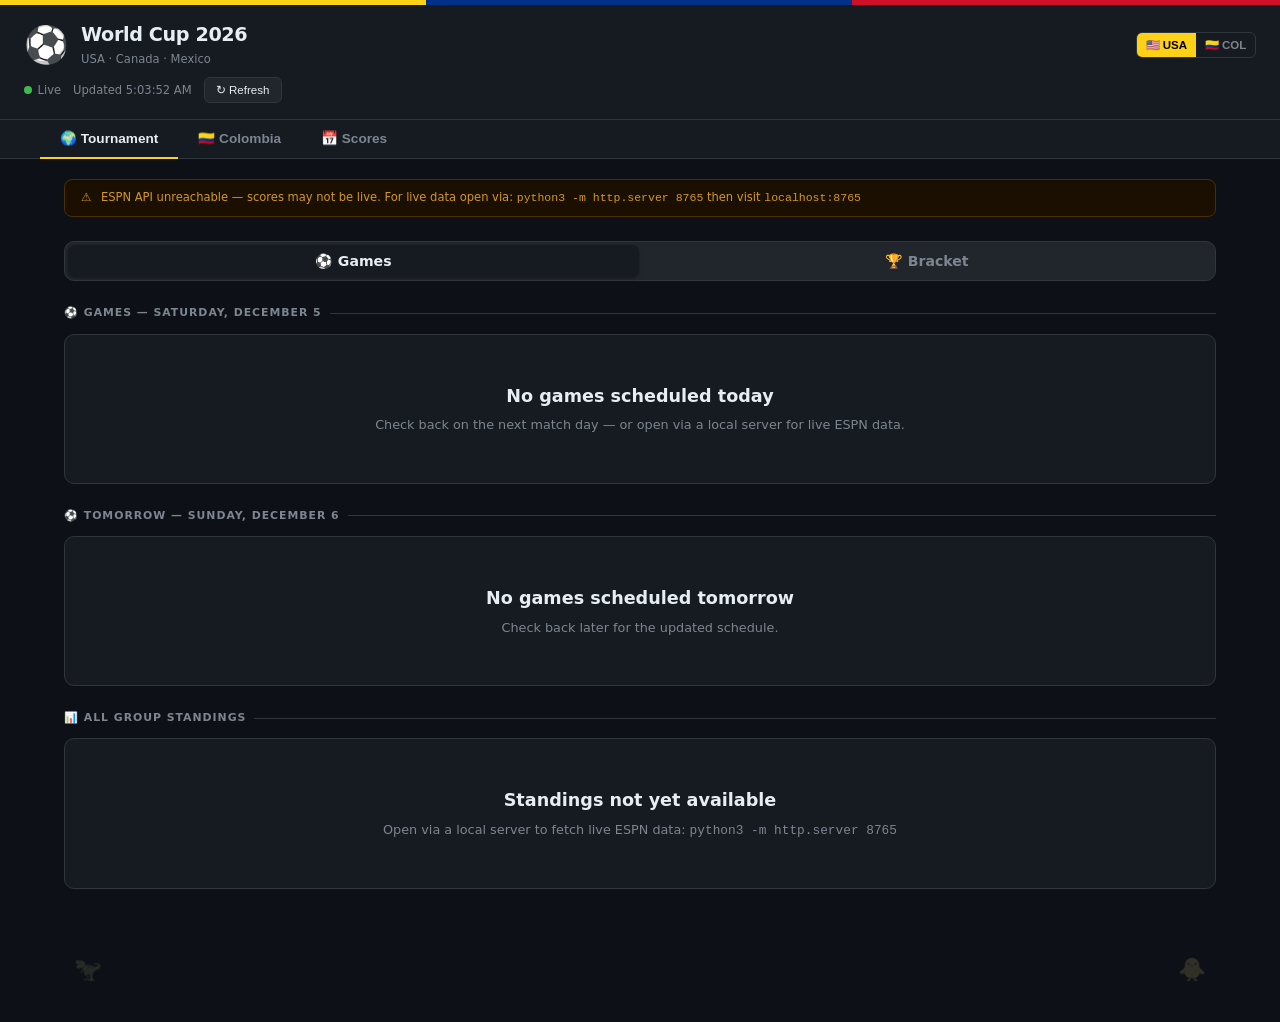
<file: index.html>
<!DOCTYPE html>
<html lang="en">
<head>
<meta charset="UTF-8">
<meta name="viewport" content="width=device-width, initial-scale=1.0">
<title>World Cup 2026</title>
<link rel="manifest" href="manifest.json">
<link rel="apple-touch-icon" href="wc2026_icon.webp">
<meta name="apple-mobile-web-app-capable" content="yes">
<meta name="apple-mobile-web-app-status-bar-style" content="black-translucent">
<meta name="apple-mobile-web-app-title" content="WC 2026">
<meta name="theme-color" content="#0d1117">
<link rel="stylesheet" href="app.css">
</head>
<body>

<div class="flag-stripe"></div>

<header>
  <div class="header-top">
    <div class="header-left">
      <span class="flag-icon">⚽</span>
      <div>
        <h1 id="app-title">World Cup 2026</h1>
        <div class="sub">USA · Canada · Mexico</div>
      </div>
    </div>
    <div class="lang-toggle">
      <button class="lang-btn active" id="lang-en" onclick="setLang('en')">🇺🇸 USA</button>
      <button class="lang-btn" id="lang-es" onclick="setLang('es')">🇨🇴 COL</button>
    </div>
  </div>
  <div class="header-right">
    <span id="live-indicator"><span class="live-dot"></span>Live</span>
    <span id="last-updated"></span>
    <button class="btn" id="btn-refresh" onclick="refresh()">↻ Refresh</button>
  </div>
</header>

<nav class="tabs-bar">
  <div class="tabs-nav">
    <button class="tab-btn active" data-tab="overview" onclick="switchTab('overview')">🌍 Tournament</button>
    <button class="tab-btn" id="btn-tab-team" data-tab="team" onclick="switchTab('team')">🇨🇴 Colombia</button>
    <button class="tab-btn" data-tab="scores" onclick="switchTab('scores')">📅 Scores</button>
  </div>
</nav>

<main>

  <!-- alert bar (shown on API error) -->
  <div class="alert-bar" id="alert-bar">
    <span>⚠️</span>
    <span id="alert-msg"></span>
  </div>

  <!-- ══════════════════════════════════════════════ -->
  <!-- TOURNAMENT OVERVIEW TAB                        -->
  <!-- ══════════════════════════════════════════════ -->
  <div id="tab-overview" class="tab-content active">

    <!-- Games | Bracket toggle -->
    <div class="team-switcher">
      <button class="team-btn active" id="ov-btn-games" onclick="switchOverview('games')">⚽ Games</button>
      <button class="team-btn" id="ov-btn-bracket" onclick="switchOverview('bracket')">🏆 Bracket</button>
    </div>

    <!-- GAMES SUB-VIEW -->
    <div id="ov-games" class="ov-subview">

      <!-- Today's Games -->
      <div>
        <div class="section-label" id="today-label">⚽ Today's Games</div>
        <div id="today-games">
          <div class="today-empty">
            <div class="empty-title">Loading today's schedule…</div>
          </div>
        </div>
      </div>

      <!-- Tomorrow's Games -->
      <div>
        <div class="section-label" id="tomorrow-label">⚽ Tomorrow's Games</div>
        <div id="tomorrow-games">
          <div class="today-empty">
            <div class="empty-title">Loading tomorrow's schedule…</div>
          </div>
        </div>
      </div>

      <!-- All Group Standings -->
      <div>
        <div class="section-label" id="label-all-standings">📊 All Group Standings</div>
        <div id="all-groups">
          <div class="today-empty">
            <div class="empty-title">Loading standings…</div>
          </div>
        </div>
      </div>

      <!-- 🦖🐥 hidden easter eggs: dino on the left, Felix the chicken on the right -->
      <div class="egg-row">
        <a href="dino-pet/" class="egg-link dino-egg" title="…huh?" aria-label="A wild dino appeared">🦖</a>
        <a href="time-traveler/" class="egg-link time-egg" title="…what's that?" aria-label="A fluffy chicken appeared">🐥</a>
      </div>

    </div>

    <!-- BRACKET SUB-VIEW -->
    <div id="ov-bracket" class="ov-subview hidden">
      <div class="bracket-scroll-wrap">
        <div class="bracket-rounds" id="bracket-rounds">
          <div class="bracket-empty">
            <div class="empty-title">Loading bracket…</div>
          </div>
        </div>
      </div>
    </div>

  </div>

  <!-- ══════════════════════════════════════════════ -->
  <!-- TEAM TAB (Colombia / Mexico)                   -->
  <!-- ══════════════════════════════════════════════ -->
  <div id="tab-team" class="tab-content">

    <!-- TEAM SWITCHER -->
    <div class="team-switcher">
      <button class="team-btn active" id="team-btn-colombia" data-team="colombia" onclick="switchTeam('colombia')">🇨🇴 Colombia</button>
      <button class="team-btn" id="team-btn-mexico" data-team="mexico" onclick="switchTeam('mexico')">🇲🇽 México</button>
    </div>

    <!-- HERO -->
    <div id="hero"></div>

    <!-- MATCHES -->
    <div>
      <div class="section-label" id="label-col-schedule">📅 Match History</div>
      <div class="matches-grid" id="matches"></div>
    </div>

    <!-- STANDINGS -->
    <div>
      <div class="section-label" id="label-col-standings">📊 Group K Standings</div>
      <div class="card">
        <table class="standings-tbl" id="standings"></table>
      </div>
    </div>

    <!-- STREAMS -->
    <div>
      <div class="section-label" id="label-how-to-watch">📺 How to Watch Colombia — Free &amp; Paid</div>
      <div class="card">
        <div class="streams-list" id="streams"></div>
      </div>
    </div>

    <!-- SQUAD -->
    <div>
      <div class="section-label" id="label-key-players">⚽ Key Players</div>
      <div class="squad-grid" id="squad"></div>
      <p id="squad-footer" style="font-size:.7rem;color:var(--muted);margin-top:.75rem">
        Full 26-man squad on
        <a href="https://www.fifa.com/en/tournaments/mens/worldcup/canadamexicousa2026/teams/colombia/team-news"
           target="_blank" style="color:var(--col-yellow)">FIFA.com →</a>
      </p>
    </div>

    <!-- NEWS -->
    <div>
      <div class="section-label" id="label-news">📰 News &amp; Resources</div>
      <div class="news-grid" id="news"></div>
    </div>

  </div>

  <!-- ══════════════════════════════════════════════ -->
  <!-- SCORES TAB                                     -->
  <!-- ══════════════════════════════════════════════ -->
  <div id="tab-scores" class="tab-content">
    <div class="date-slider-wrap">
      <div class="date-track" id="date-track"></div>
    </div>
    <div id="scores-list">
      <div class="today-empty">
        <div class="empty-title" id="scores-placeholder">Select a date above</div>
      </div>
    </div>
  </div>

</main>

<script src="app.js"></script>
</body>
</html>
</file>
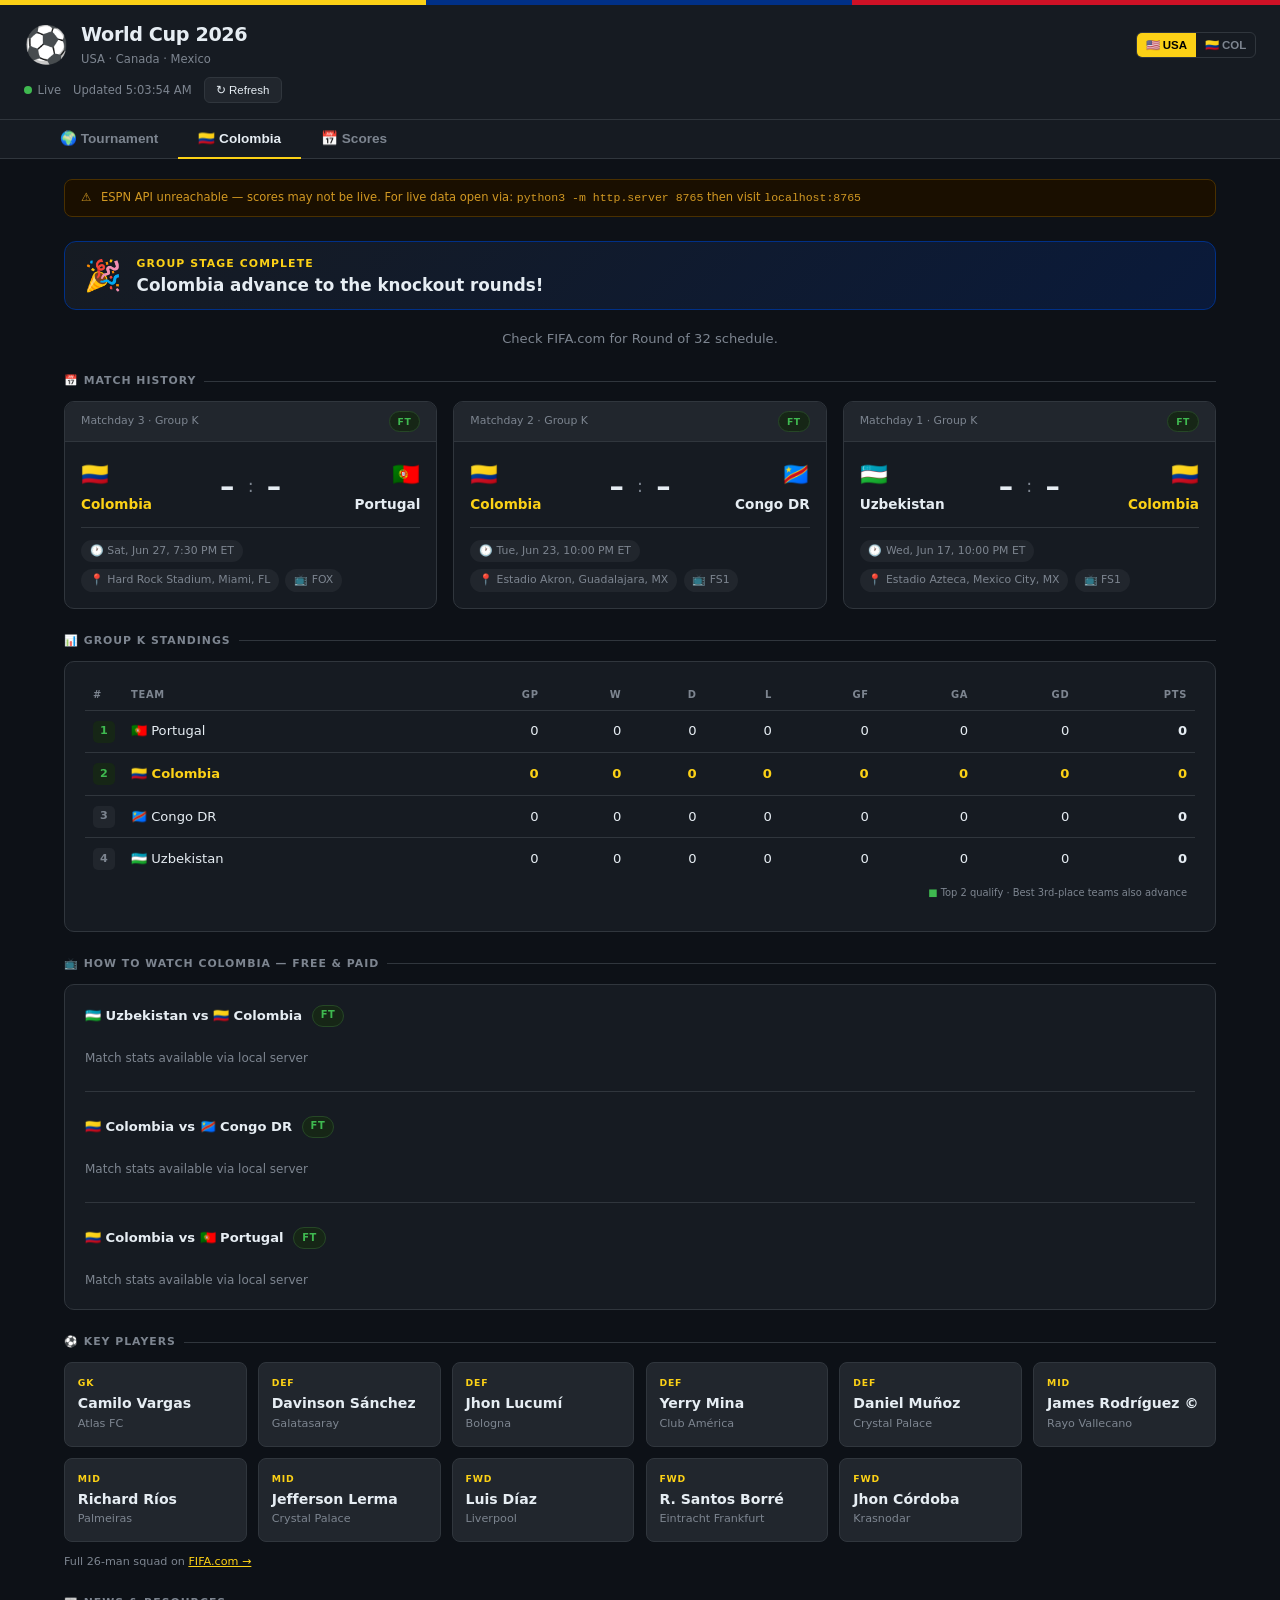
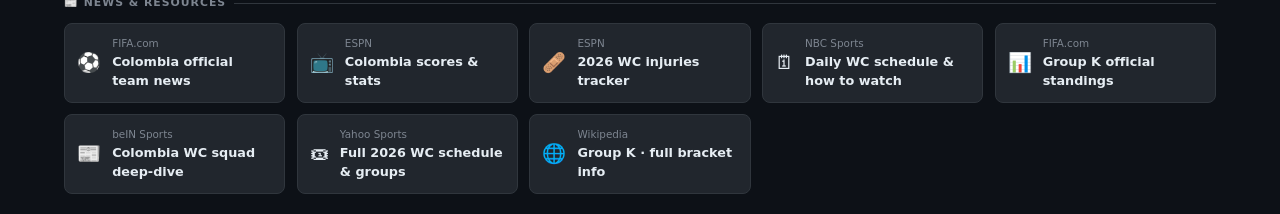
<file: col/index.html>
<!DOCTYPE html>
<html lang="es">
<head>
<meta charset="UTF-8">
<meta name="viewport" content="width=device-width, initial-scale=1.0">
<title>Colombia — Copa Mundial 2026</title>
<link rel="manifest" href="manifest.json">
<link rel="apple-touch-icon" href="../colombia_wc26_icon.png">
<meta name="apple-mobile-web-app-capable" content="yes">
<meta name="apple-mobile-web-app-status-bar-style" content="black-translucent">
<meta name="apple-mobile-web-app-title" content="Colombia 2026">
<meta name="theme-color" content="#FCD116">
<link rel="stylesheet" href="../app.css">
</head>
<body>

<div class="flag-stripe"></div>

<header>
  <div class="header-top">
    <div class="header-left">
      <span class="flag-icon">⚽</span>
      <div>
        <h1 id="app-title">World Cup 2026</h1>
        <div class="sub">USA · Canada · Mexico</div>
      </div>
    </div>
    <div class="lang-toggle">
      <button class="lang-btn active" id="lang-en" onclick="setLang('en')">🇺🇸 USA</button>
      <button class="lang-btn" id="lang-es" onclick="setLang('es')">🇨🇴 COL</button>
    </div>
  </div>
  <div class="header-right">
    <span id="live-indicator"><span class="live-dot"></span>Live</span>
    <span id="last-updated"></span>
    <button class="btn" id="btn-refresh" onclick="refresh()">↻ Refresh</button>
  </div>
</header>

<nav class="tabs-bar">
  <div class="tabs-nav">
    <button class="tab-btn active" data-tab="overview" onclick="switchTab('overview')">🌍 Tournament</button>
    <button class="tab-btn" id="btn-tab-team" data-tab="team" onclick="switchTab('team')">🇨🇴 Colombia</button>
    <button class="tab-btn" data-tab="scores" onclick="switchTab('scores')">📅 Scores</button>
  </div>
</nav>

<main>

  <!-- alert bar (shown on API error) -->
  <div class="alert-bar" id="alert-bar">
    <span>⚠️</span>
    <span id="alert-msg"></span>
  </div>

  <!-- ══════════════════════════════════════════════ -->
  <!-- TOURNAMENT OVERVIEW TAB                        -->
  <!-- ══════════════════════════════════════════════ -->
  <div id="tab-overview" class="tab-content active">

    <!-- Games | Bracket toggle -->
    <div class="team-switcher">
      <button class="team-btn active" id="ov-btn-games" onclick="switchOverview('games')">⚽ Games</button>
      <button class="team-btn" id="ov-btn-bracket" onclick="switchOverview('bracket')">🏆 Bracket</button>
    </div>

    <!-- GAMES SUB-VIEW -->
    <div id="ov-games" class="ov-subview">

    <!-- Today's Games -->
    <div>
      <div class="section-label" id="today-label">⚽ Today's Games</div>
      <div id="today-games">
        <div class="today-empty">
          <div class="empty-title">Loading today's schedule…</div>
        </div>
      </div>
    </div>

    <!-- Tomorrow's Games -->
    <div>
      <div class="section-label" id="tomorrow-label">⚽ Tomorrow's Games</div>
      <div id="tomorrow-games">
        <div class="today-empty">
          <div class="empty-title">Loading tomorrow's schedule…</div>
        </div>
      </div>
    </div>

    <!-- All Group Standings -->
    <div>
      <div class="section-label" id="label-all-standings">📊 All Group Standings</div>
      <div id="all-groups">
        <div class="today-empty">
          <div class="empty-title">Loading standings…</div>
        </div>
      </div>
    </div>

    </div><!-- /ov-games -->

    <!-- BRACKET SUB-VIEW -->
    <div id="ov-bracket" class="ov-subview hidden">
      <div class="bracket-scroll-wrap">
        <div class="bracket-rounds" id="bracket-rounds">
          <div class="bracket-empty">
            <div class="empty-title">Loading bracket…</div>
          </div>
        </div>
      </div>
    </div>

  </div>

  <!-- ══════════════════════════════════════════════ -->
  <!-- TEAM TAB (Colombia / Mexico)                   -->
  <!-- ══════════════════════════════════════════════ -->
  <div id="tab-team" class="tab-content">


    <!-- HERO -->
    <div id="hero"></div>

    <!-- MATCHES -->
    <div>
      <div class="section-label" id="label-col-schedule">📅 Group Stage Schedule</div>
      <div class="matches-grid" id="matches"></div>
    </div>

    <!-- STANDINGS -->
    <div>
      <div class="section-label" id="label-col-standings">📊 Group K Standings</div>
      <div class="card">
        <table class="standings-tbl" id="standings"></table>
      </div>
    </div>

    <!-- STREAMS -->
    <div>
      <div class="section-label" id="label-how-to-watch">📺 How to Watch Colombia — Free &amp; Paid</div>
      <div class="card">
        <div class="streams-list" id="streams"></div>
      </div>
    </div>

    <!-- SQUAD -->
    <div>
      <div class="section-label" id="label-key-players">⚽ Key Players</div>
      <div class="squad-grid" id="squad"></div>
      <p id="squad-footer" style="font-size:.7rem;color:var(--muted);margin-top:.75rem">
        Full 26-man squad on
        <a href="https://www.fifa.com/en/tournaments/mens/worldcup/canadamexicousa2026/teams/colombia/team-news"
           target="_blank" style="color:var(--col-yellow)">FIFA.com →</a>
      </p>
    </div>

    <!-- NEWS -->
    <div>
      <div class="section-label" id="label-news">📰 News &amp; Resources</div>
      <div class="news-grid" id="news"></div>
    </div>

  </div>

  <!-- ══════════════════════════════════════════════ -->
  <!-- SCORES TAB                                     -->
  <!-- ══════════════════════════════════════════════ -->
  <div id="tab-scores" class="tab-content">
    <div class="date-slider-wrap">
      <div class="date-track" id="date-track"></div>
    </div>
    <div id="scores-list">
      <div class="today-empty">
        <div class="empty-title" id="scores-placeholder">Select a date above</div>
      </div>
    </div>
  </div>

</main>

<script>
window.__defaultCountry = 'colombia';
window.__defaultTab = 'team';
</script>
<script src="../app.js"></script>
</body>
</html>
</file>
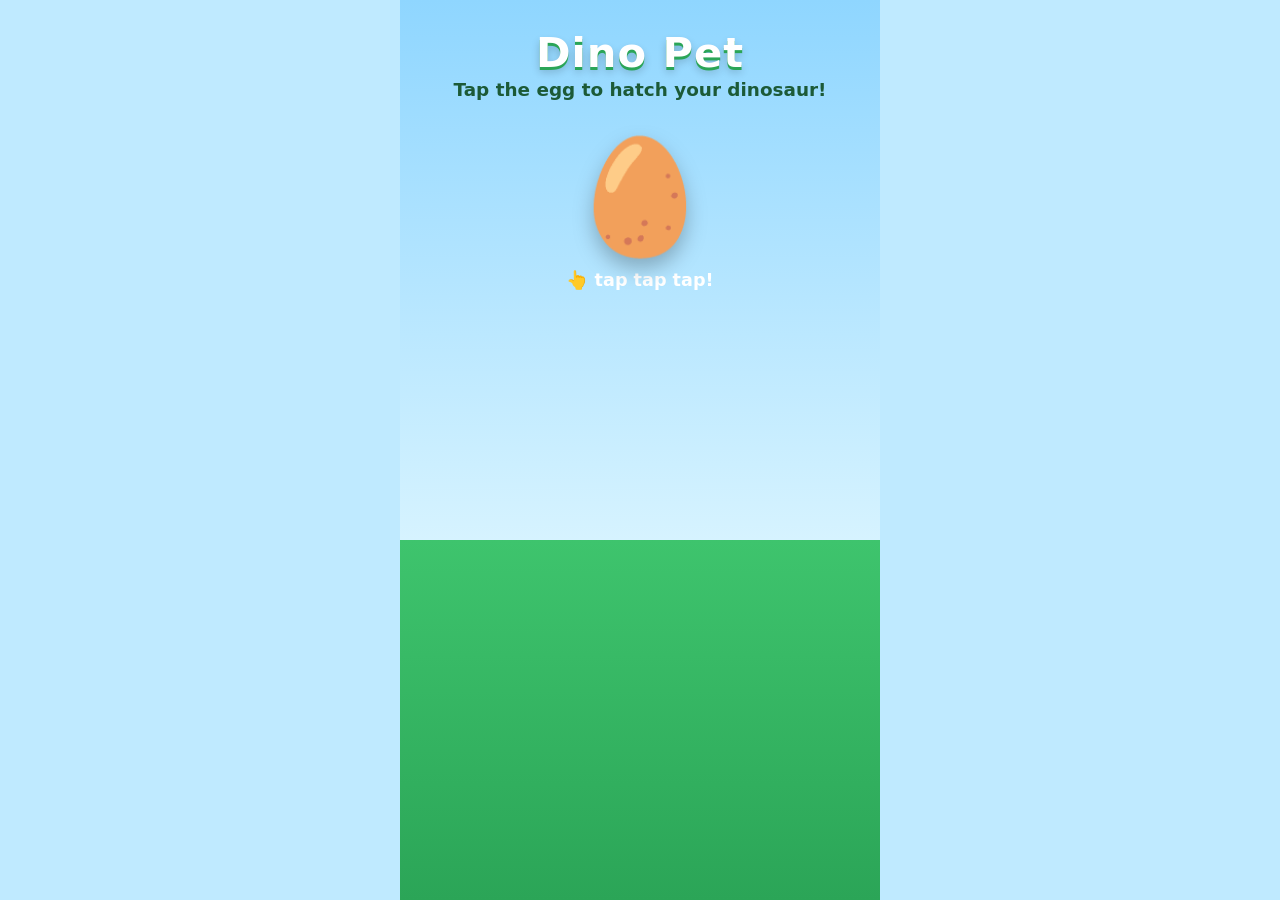
<file: dino-pet/index.html>
<!DOCTYPE html>
<html lang="en">
<head>
  <meta charset="UTF-8" />
  <meta name="viewport" content="width=device-width, initial-scale=1.0, maximum-scale=1.0, user-scalable=no" />
  <title>Dino Pet 🦖</title>
  <meta name="description" content="Take care of your very own baby dinosaur! Feed it, play with it, and let it sleep." />
  <link rel="manifest" href="manifest.json" />
  <meta name="theme-color" content="#3ec46d" />
  <meta name="apple-mobile-web-app-capable" content="yes" />
  <meta name="apple-mobile-web-app-status-bar-style" content="black-translucent" />
  <meta name="apple-mobile-web-app-title" content="Dino Pet" />
  <link rel="apple-touch-icon" href="icon.svg" />
  <link rel="stylesheet" href="style.css" />
</head>
<body>

  <div id="app">

    <!-- ════════════════ HATCH / START SCREEN ════════════════ -->
    <section id="screen-start" class="screen active">
      <h1 class="title">Dino Pet</h1>
      <p class="subtitle">Tap the egg to hatch your dinosaur!</p>

      <div id="egg" class="egg" role="button" tabindex="0" aria-label="Hatch the egg">
        <div class="egg-shell">🥚</div>
        <div class="egg-shine"></div>
      </div>
      <div class="tap-hint" id="tap-hint">👆 tap tap tap!</div>

      <!-- naming panel appears after hatch -->
      <div id="name-panel" class="panel hidden">
        <p class="hatched-line">It's a baby dino! 🎉</p>

        <p class="field-label">Pick your dino:</p>
        <div class="dino-pick" id="dino-pick">
          <button class="pick-btn selected" data-dino="🦖" data-habitat="land" aria-label="T-Rex">🦖</button>
          <button class="pick-btn" data-dino="🦕" data-habitat="land" aria-label="Brontosaurus">🦕</button>
          <button class="pick-btn" data-dino="🐲" data-habitat="land" aria-label="Dragon dino">🐲</button>
          <button class="pick-btn" data-dino="🐉" data-habitat="water" aria-label="Sea Dragon">🐉</button>
        </div>
        <p class="pick-note">🐉 lives underwater &amp; loves to swim!</p>

        <p class="field-label">Give it a name:</p>
        <input id="name-input" class="name-input" type="text" maxlength="12"
               placeholder="Rex" autocomplete="off" />

        <button id="btn-start" class="big-btn">Let's go! ▶</button>
      </div>
    </section>

    <!-- ════════════════ MAIN GAME SCREEN ════════════════ -->
    <section id="screen-game" class="screen">

      <header class="game-header">
        <div class="pet-name" id="pet-name">Rex</div>
        <div class="pet-age" id="pet-age">Age: 0 days</div>
      </header>

      <!-- stat bars -->
      <div class="stats">
        <div class="stat">
          <div class="stat-top"><span>🍖 Hunger</span><span id="hunger-pct">100%</span></div>
          <div class="bar"><div class="bar-fill hunger" id="hunger-bar"></div></div>
        </div>
        <div class="stat">
          <div class="stat-top"><span>😄 Fun</span><span id="happy-pct">100%</span></div>
          <div class="bar"><div class="bar-fill happy" id="happy-bar"></div></div>
        </div>
        <div class="stat">
          <div class="stat-top"><span>⚡ Energy</span><span id="energy-pct">100%</span></div>
          <div class="bar"><div class="bar-fill energy" id="energy-bar"></div></div>
        </div>
      </div>

      <!-- the pet scene -->
      <div class="scene" id="scene">
        <div class="sun" id="sun">☀️</div>
        <div class="moon" id="moon">🌙</div>
        <div class="clouds">
          <span class="cloud c1">☁️</span>
          <span class="cloud c2">☁️</span>
        </div>

        <!-- underwater decor (only shown for sea creatures) -->
        <div class="bubbles" aria-hidden="true">
          <span></span><span></span><span></span><span></span><span></span><span></span>
        </div>
        <div class="seaweed sw-left" aria-hidden="true">🌿</div>
        <div class="seaweed sw-right" aria-hidden="true">🪸</div>

        <div class="pet" id="pet">
          <div class="zzz" id="zzz">💤</div>
          <div class="dino" id="dino">🦖</div>
          <div class="status-bubble" id="status-bubble"></div>
        </div>

        <div class="ground"></div>
        <div class="food" id="food">🍖</div>
        <div class="ball" id="ball">🎾</div>
      </div>

      <div class="mood-line" id="mood-line">Happy!</div>

      <!-- action buttons -->
      <div class="actions">
        <button class="action-btn feed" id="btn-feed">
          <span class="emoji">🍖</span><span class="label">Feed</span>
        </button>
        <button class="action-btn play" id="btn-play">
          <span class="emoji">🎾</span><span class="label">Play</span>
        </button>
        <button class="action-btn sleep" id="btn-sleep">
          <span class="emoji">😴</span><span class="label">Sleep</span>
        </button>
      </div>

      <button class="reset-link" id="btn-reset">Start over with a new egg</button>
    </section>

  </div>

  <!-- floating hearts / particles land here -->
  <div id="fx-layer"></div>

  <script src="app.js"></script>
</body>
</html>
</file>
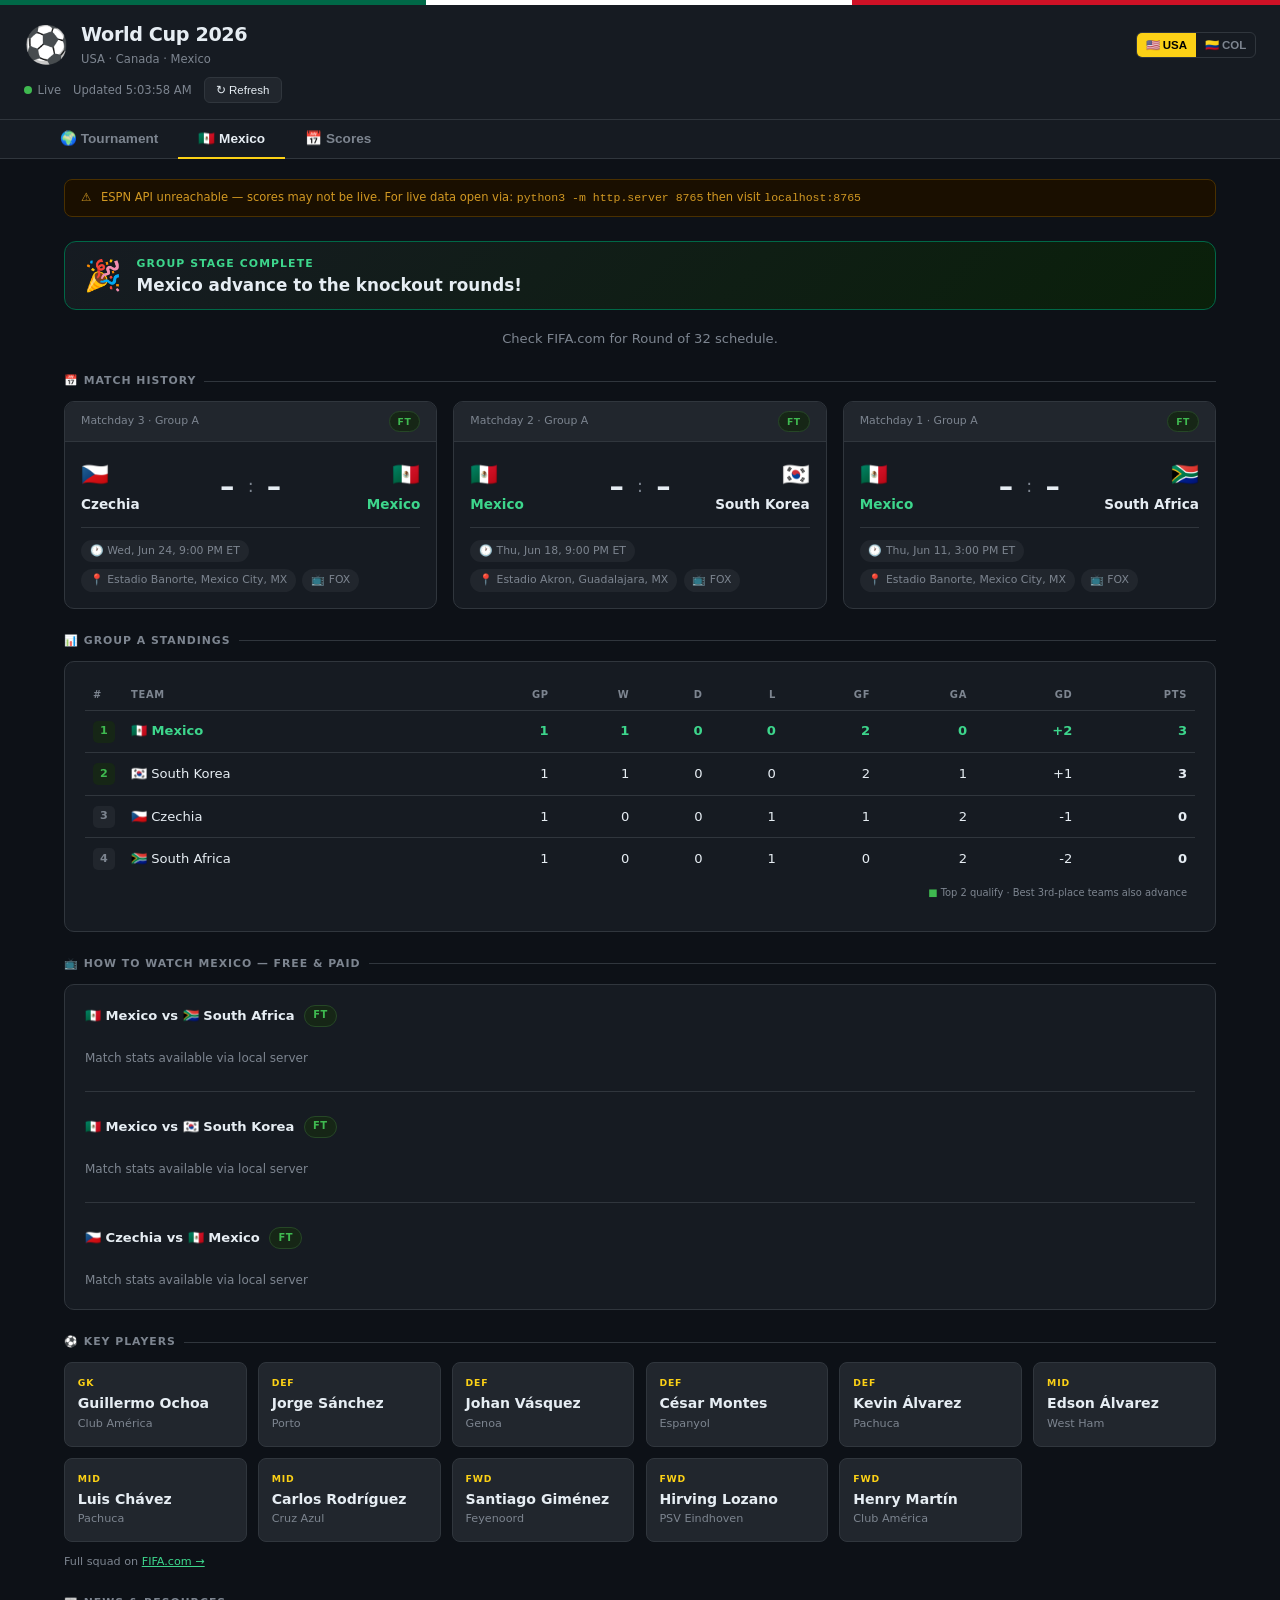
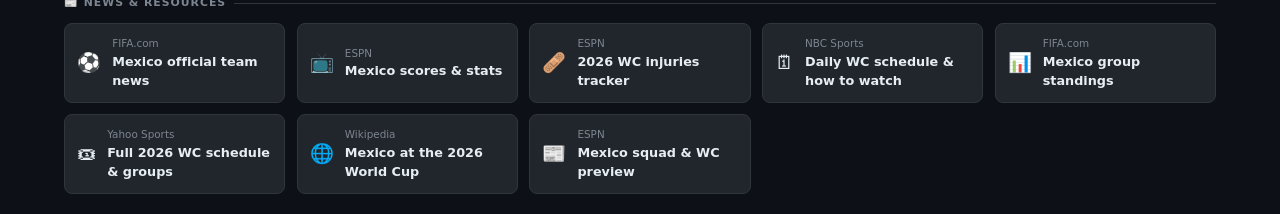
<file: mex/index.html>
<!DOCTYPE html>
<html lang="es">
<head>
<meta charset="UTF-8">
<meta name="viewport" content="width=device-width, initial-scale=1.0">
<title>México — Copa Mundial 2026</title>
<link rel="manifest" href="manifest.json">
<link rel="apple-touch-icon" href="../mexico_wc26_icon.png">
<meta name="apple-mobile-web-app-capable" content="yes">
<meta name="apple-mobile-web-app-status-bar-style" content="black-translucent">
<meta name="apple-mobile-web-app-title" content="México 2026">
<meta name="theme-color" content="#006847">
<link rel="stylesheet" href="../app.css">
</head>
<body>

<div class="flag-stripe"></div>

<header>
  <div class="header-top">
    <div class="header-left">
      <span class="flag-icon">⚽</span>
      <div>
        <h1 id="app-title">World Cup 2026</h1>
        <div class="sub">USA · Canada · Mexico</div>
      </div>
    </div>
    <div class="lang-toggle">
      <button class="lang-btn active" id="lang-en" onclick="setLang('en')">🇺🇸 USA</button>
      <button class="lang-btn" id="lang-es" onclick="setLang('es')">🇨🇴 COL</button>
    </div>
  </div>
  <div class="header-right">
    <span id="live-indicator"><span class="live-dot"></span>Live</span>
    <span id="last-updated"></span>
    <button class="btn" id="btn-refresh" onclick="refresh()">↻ Refresh</button>
  </div>
</header>

<nav class="tabs-bar">
  <div class="tabs-nav">
    <button class="tab-btn active" data-tab="overview" onclick="switchTab('overview')">🌍 Tournament</button>
    <button class="tab-btn" id="btn-tab-team" data-tab="team" onclick="switchTab('team')">🇨🇴 Colombia</button>
    <button class="tab-btn" data-tab="scores" onclick="switchTab('scores')">📅 Scores</button>
  </div>
</nav>

<main>

  <!-- alert bar (shown on API error) -->
  <div class="alert-bar" id="alert-bar">
    <span>⚠️</span>
    <span id="alert-msg"></span>
  </div>

  <!-- ══════════════════════════════════════════════ -->
  <!-- TOURNAMENT OVERVIEW TAB                        -->
  <!-- ══════════════════════════════════════════════ -->
  <div id="tab-overview" class="tab-content active">

    <!-- Games | Bracket toggle -->
    <div class="team-switcher">
      <button class="team-btn active" id="ov-btn-games" onclick="switchOverview('games')">⚽ Games</button>
      <button class="team-btn" id="ov-btn-bracket" onclick="switchOverview('bracket')">🏆 Bracket</button>
    </div>

    <!-- GAMES SUB-VIEW -->
    <div id="ov-games" class="ov-subview">

    <!-- Today's Games -->
    <div>
      <div class="section-label" id="today-label">⚽ Today's Games</div>
      <div id="today-games">
        <div class="today-empty">
          <div class="empty-title">Loading today's schedule…</div>
        </div>
      </div>
    </div>

    <!-- Tomorrow's Games -->
    <div>
      <div class="section-label" id="tomorrow-label">⚽ Tomorrow's Games</div>
      <div id="tomorrow-games">
        <div class="today-empty">
          <div class="empty-title">Loading tomorrow's schedule…</div>
        </div>
      </div>
    </div>

    <!-- All Group Standings -->
    <div>
      <div class="section-label" id="label-all-standings">📊 All Group Standings</div>
      <div id="all-groups">
        <div class="today-empty">
          <div class="empty-title">Loading standings…</div>
        </div>
      </div>
    </div>

    </div><!-- /ov-games -->

    <!-- BRACKET SUB-VIEW -->
    <div id="ov-bracket" class="ov-subview hidden">
      <div class="bracket-scroll-wrap">
        <div class="bracket-rounds" id="bracket-rounds">
          <div class="bracket-empty">
            <div class="empty-title">Loading bracket…</div>
          </div>
        </div>
      </div>
    </div>

  </div>

  <!-- ══════════════════════════════════════════════ -->
  <!-- TEAM TAB (Colombia / Mexico)                   -->
  <!-- ══════════════════════════════════════════════ -->
  <div id="tab-team" class="tab-content">


    <!-- HERO -->
    <div id="hero"></div>

    <!-- MATCHES -->
    <div>
      <div class="section-label" id="label-col-schedule">📅 Group Stage Schedule</div>
      <div class="matches-grid" id="matches"></div>
    </div>

    <!-- STANDINGS -->
    <div>
      <div class="section-label" id="label-col-standings">📊 Group K Standings</div>
      <div class="card">
        <table class="standings-tbl" id="standings"></table>
      </div>
    </div>

    <!-- STREAMS -->
    <div>
      <div class="section-label" id="label-how-to-watch">📺 How to Watch Colombia — Free &amp; Paid</div>
      <div class="card">
        <div class="streams-list" id="streams"></div>
      </div>
    </div>

    <!-- SQUAD -->
    <div>
      <div class="section-label" id="label-key-players">⚽ Key Players</div>
      <div class="squad-grid" id="squad"></div>
      <p id="squad-footer" style="font-size:.7rem;color:var(--muted);margin-top:.75rem">
        Full 26-man squad on
        <a href="https://www.fifa.com/en/tournaments/mens/worldcup/canadamexicousa2026/teams/colombia/team-news"
           target="_blank" style="color:var(--col-yellow)">FIFA.com →</a>
      </p>
    </div>

    <!-- NEWS -->
    <div>
      <div class="section-label" id="label-news">📰 News &amp; Resources</div>
      <div class="news-grid" id="news"></div>
    </div>

  </div>

  <!-- ══════════════════════════════════════════════ -->
  <!-- SCORES TAB                                     -->
  <!-- ══════════════════════════════════════════════ -->
  <div id="tab-scores" class="tab-content">
    <div class="date-slider-wrap">
      <div class="date-track" id="date-track"></div>
    </div>
    <div id="scores-list">
      <div class="today-empty">
        <div class="empty-title" id="scores-placeholder">Select a date above</div>
      </div>
    </div>
  </div>

</main>

<script>
window.__defaultCountry = 'mexico';
window.__defaultTab = 'team';
</script>
<script src="../app.js"></script>
</body>
</html>
</file>
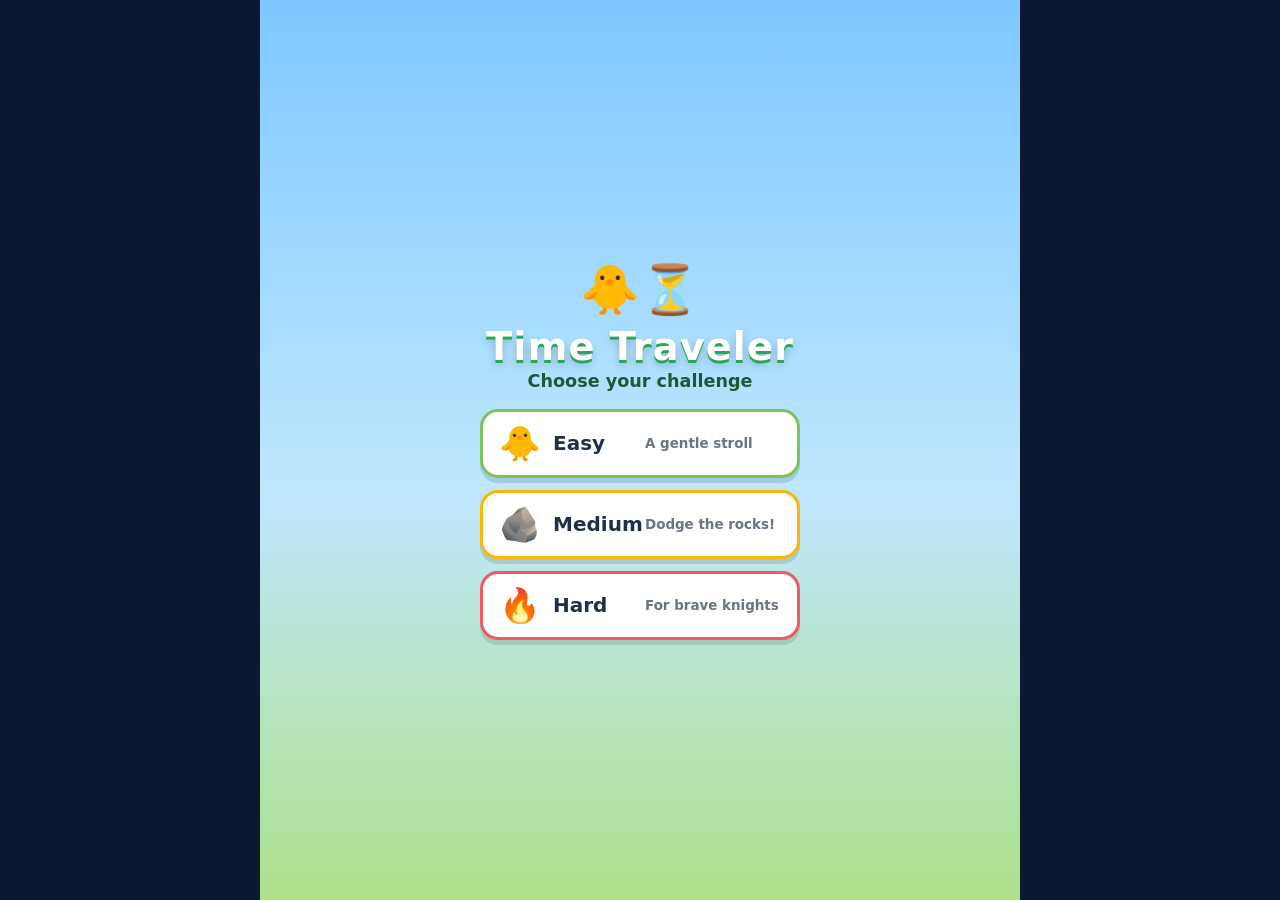
<file: time-traveler/index.html>
<!DOCTYPE html>
<html lang="en">
<head>
  <meta charset="UTF-8" />
  <meta name="viewport" content="width=device-width, initial-scale=1.0, maximum-scale=1.0, user-scalable=no" />
  <title>Time Traveler 🐥</title>
  <meta name="description" content="Help Felix the fluffy chicken reach the time-machine minivan!" />
  <link rel="manifest" href="manifest.json" />
  <meta name="theme-color" content="#7ec8ff" />
  <meta name="apple-mobile-web-app-capable" content="yes" />
  <meta name="apple-mobile-web-app-title" content="Time Traveler" />
  <link rel="stylesheet" href="style.css" />
</head>
<body>

  <div id="game">

    <!-- ════════════════ THE SCENE ════════════════ -->
    <div id="scene">
      <div class="diff-badge" id="diff-badge"></div>
      <!-- sky decor -->
      <div class="sun">☀️</div>
      <span class="cloud k1">☁️</span>
      <span class="cloud k2">☁️</span>
      <span class="cloud k3">☁️</span>

      <!-- the time-machine minivan (goal) -->
      <div id="van" aria-label="Time machine minivan">
        <div class="van-glow"></div>
        <div class="van-ring"></div>
        <div class="van-sprite">🚐</div>
        <span class="spark s1">✨</span>
        <span class="spark s2">⚡</span>
        <span class="spark s3">✨</span>
        <div class="van-label">TIME&nbsp;MACHINE</div>
      </div>

      <!-- Felix the fluffy chicken (player) -->
      <div id="hero">
        <div class="think" id="think">
          <span id="think-text">What is that?</span>
        </div>
        <div class="flip" id="flip">
          <div class="emoji">🐥</div>
        </div>
        <div class="hero-shadow"></div>
      </div>

      <div class="ground"></div>

      <!-- rolling boulders (medium/hard) -->
      <div id="obstacles"></div>

      <!-- time-travel destination chooser (black starry screen) -->
      <div id="travel">
        <div class="stars" id="stars"></div>
        <div class="travel-inner">
          <div class="travel-van">🚐💨</div>
          <h2>Where to, Felix?</h2>
          <p class="travel-sub">Pick a time to travel to!</p>
          <div class="dest-grid">
            <a class="dest dest-on" href="knights/">
              <span class="dest-ico">🛡️</span>
              <span class="dest-name">Knights</span>
            </a>
            <button class="dest dest-off" disabled aria-disabled="true">
              <span class="dest-ico">🔺</span>
              <span class="dest-name">Pyramids</span>
              <span class="dest-soon">soon…</span>
            </button>
          </div>
          <button id="btn-again" class="travel-again">↺ start over</button>
        </div>
      </div>
    </div>

    <!-- ════════════════ CONTROLS ════════════════ -->
    <div id="hud">
      <div class="hint" id="hint">Use the arrows to walk Felix to the Time Machine! ➡️🚐</div>

      <div class="dpad" aria-label="Movement controls">
        <button class="pad up"    data-dir="up"    aria-label="Up">▲</button>
        <button class="pad left"  data-dir="left"  aria-label="Left">◀</button>
        <button class="pad right" data-dir="right" aria-label="Right">▶</button>
        <button class="pad down"  data-dir="down"  aria-label="Down">▼</button>
      </div>
    </div>

    <!-- ════════════════ START SCREEN ════════════════ -->
    <div id="start" class="show">
      <div class="start-inner">
        <div class="start-emoji">🐥⏳</div>
        <h1>Time Traveler</h1>
        <p class="start-sub">Choose your challenge</p>
        <div class="diff-grid">
          <button class="diff" data-diff="easy">
            <span class="diff-ico">🐥</span>
            <span class="diff-name">Easy</span>
            <span class="diff-desc">A gentle stroll</span>
          </button>
          <button class="diff" data-diff="medium">
            <span class="diff-ico">🪨</span>
            <span class="diff-name">Medium</span>
            <span class="diff-desc">Dodge the rocks!</span>
          </button>
          <button class="diff" data-diff="hard">
            <span class="diff-ico">🔥</span>
            <span class="diff-name">Hard</span>
            <span class="diff-desc">For brave knights</span>
          </button>
        </div>
      </div>
    </div>

  </div>

  <div id="fx-layer"></div>
  <script src="app.js"></script>
</body>
</html>
</file>
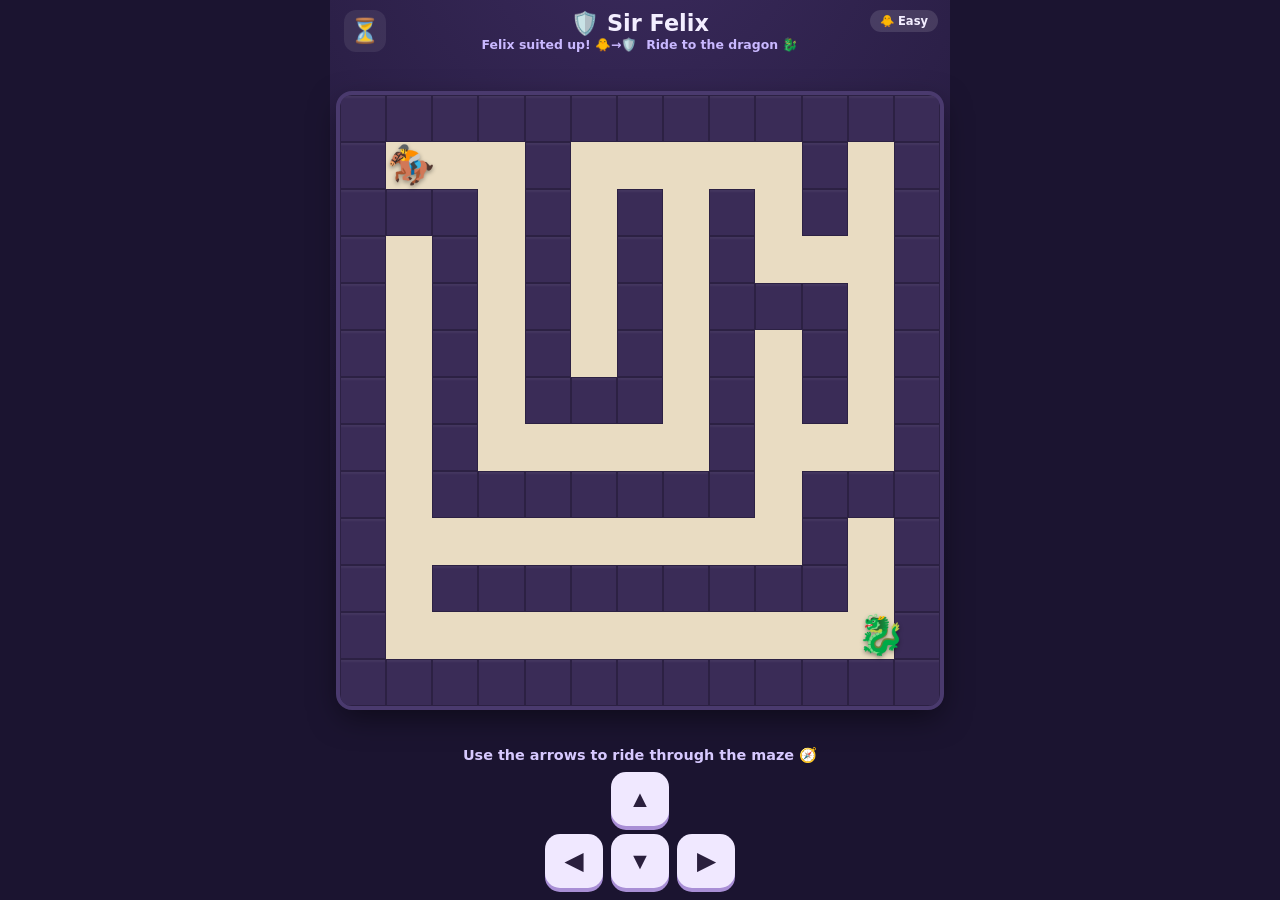
<file: time-traveler/knights/index.html>
<!DOCTYPE html>
<html lang="en">
<head>
  <meta charset="UTF-8" />
  <meta name="viewport" content="width=device-width, initial-scale=1.0, maximum-scale=1.0, user-scalable=no" />
  <title>Sir Felix — Castle Maze 🛡️</title>
  <meta name="description" content="Guide Sir Felix the knight through the castle maze to the dragon!" />
  <meta name="theme-color" content="#2a1f3d" />
  <link rel="stylesheet" href="style.css" />
</head>
<body>

  <div id="kgame">

    <div class="hbadge" id="kbadge"></div>

    <header class="khead">
      <a class="kback" href="../" aria-label="Back to the time machine">⏳</a>
      <div class="ktitle">
        <div class="kname">🛡️ Sir Felix</div>
        <div class="ksub">Felix suited up! 🐥→🛡️ &nbsp;Ride to the dragon 🐉</div>
      </div>
      <div class="kspacer"></div>
    </header>

    <div id="maze-wrap">
      <div id="maze">
        <div id="cells"></div>
        <div id="dragon"><div class="dsprite">🐉</div></div>
        <div id="player"><div class="psprite">🏇</div></div>
      </div>
    </div>

    <div id="khud">
      <div class="khint" id="khint">Use the arrows to ride through the maze 🧭</div>
      <div class="dpad" aria-label="Movement controls">
        <button class="pad up"    data-dir="up"    aria-label="Up">▲</button>
        <button class="pad left"  data-dir="left"  aria-label="Left">◀</button>
        <button class="pad right" data-dir="right" aria-label="Right">▶</button>
        <button class="pad down"  data-dir="down"  aria-label="Down">▼</button>
      </div>
    </div>

    <!-- win overlay -->
    <div id="win">
      <div class="win-card">
        <div class="win-emoji">🛡️🐉</div>
        <h2>You found the dragon!</h2>
        <p>Now defend yourself, Sir Felix…</p>
        <div class="win-btns">
          <a href="boss/" class="kbtn big">⚔️ Fight the dragon!</a>
          <button id="btn-again" class="kbtn ghost">↺ New maze</button>
        </div>
      </div>
    </div>

  </div>

  <script src="app.js"></script>
</body>
</html>
</file>
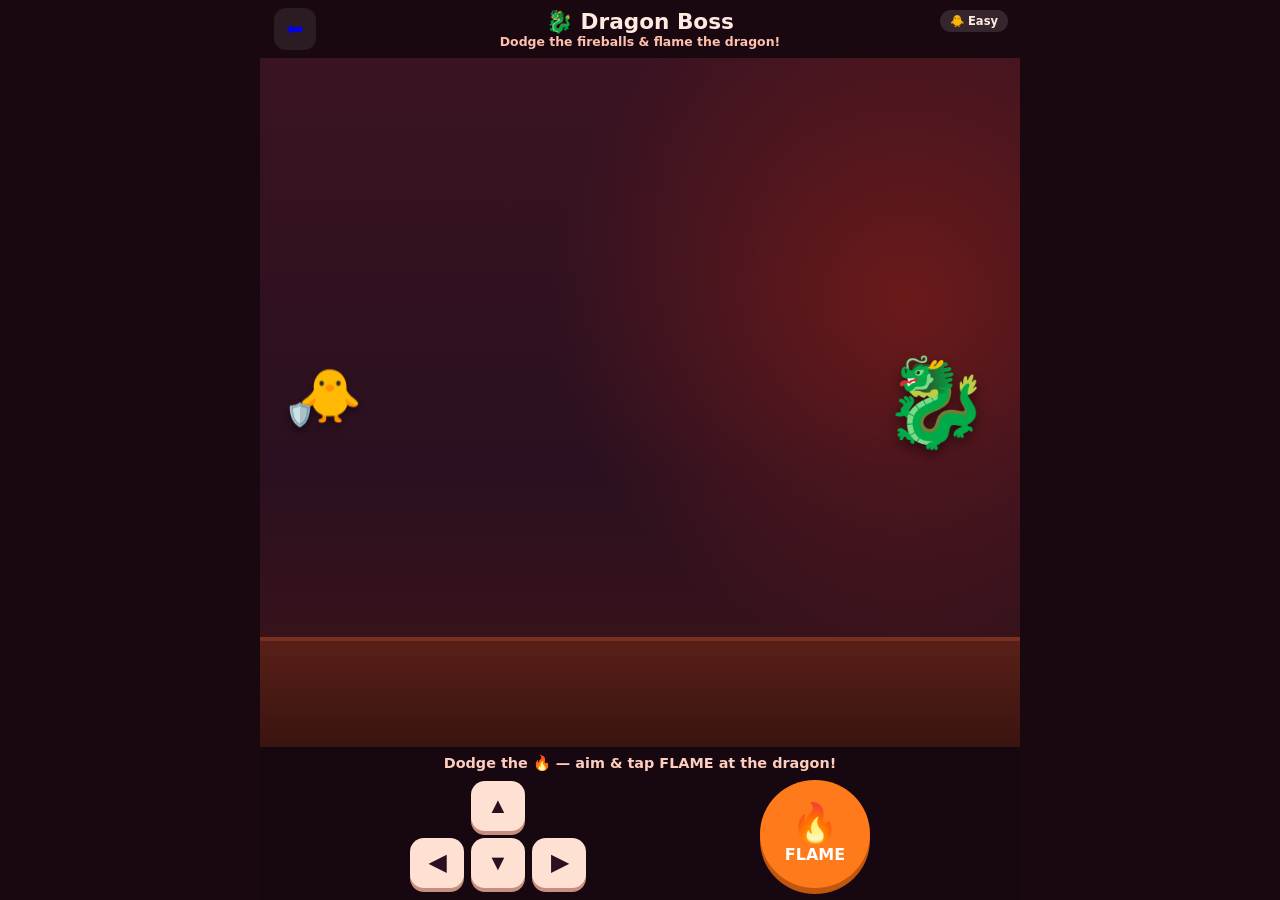
<file: time-traveler/knights/boss/index.html>
<!DOCTYPE html>
<html lang="en">
<head>
  <meta charset="UTF-8" />
  <meta name="viewport" content="width=device-width, initial-scale=1.0, maximum-scale=1.0, user-scalable=no" />
  <title>Dragon Boss 🐉🔥</title>
  <meta name="description" content="Dodge the dragon's fireballs and flame it into a spicy chicken leg!" />
  <meta name="theme-color" content="#2a1020" />
  <link rel="stylesheet" href="style.css" />
</head>
<body>

  <div id="bgame">

    <div class="hbadge" id="bbadge"></div>

    <header class="bhead">
      <a class="bback" href="../" aria-label="Back to the maze">⬅️</a>
      <div class="btitle">
        <div class="bname">🐉 Dragon Boss</div>
        <div class="bsub" id="bsub">Dodge the fireballs &amp; reach the dragon!</div>
      </div>
      <div class="bspacer"></div>
    </header>

    <div id="scene">
      <div class="ground"></div>

      <div id="dragon"><div class="dsprite">🐉</div></div>

      <div id="flame" class="flame"></div>

      <div id="felix">
        <div class="think" id="think"><span id="think-text"></span></div>
        <div class="fsprite">🐥<span class="shield">🛡️</span></div>
      </div>

      <div id="fireballs"></div>
      <div class="hitflash" id="hitflash"></div>
    </div>

    <div id="bhud">
      <div class="bhint" id="bhint">Dodge the 🔥 — aim &amp; tap FLAME at the dragon!</div>
      <div class="controls">
        <div class="dpad" aria-label="Movement controls">
          <button class="pad up"    data-dir="up"    aria-label="Up">▲</button>
          <button class="pad left"  data-dir="left"  aria-label="Left">◀</button>
          <button class="pad right" data-dir="right" aria-label="Right">▶</button>
          <button class="pad down"  data-dir="down"  aria-label="Down">▼</button>
        </div>
        <button id="btn-flame" class="flame-btn" aria-label="Flame">
          <span class="fb-ico">🔥</span><span class="fb-label">FLAME</span>
        </button>
      </div>
    </div>

    <!-- win overlay -->
    <div id="win">
      <div class="win-card">
        <div class="win-emoji">🍗🌶️</div>
        <h2>That's spicy! 🔥</h2>
        <p>Felix flamed the dragon into a spicy chicken leg… and gobbled it up!</p>
        <p class="cont">🏆 The End</p>
        <div class="win-btns">
          <button id="btn-again" class="bbtn">↺ Play again</button>
          <a href="../../" class="bbtn ghost">⏳ Time machine</a>
        </div>
      </div>
    </div>

  </div>

  <script src="app.js"></script>
</body>
</html>
</file>
<file: app.css>
:root {
  --col-yellow: #FCD116;
  --col-blue:   #003087;
  --col-red:    #CE1126;
  --bg:         #0d1117;
  --surface:    #161b22;
  --surface2:   #21262d;
  --border:     #30363d;
  --text:       #e6edf3;
  --muted:      #7d8590;
  --green:      #3fb950;
  --orange:     #d29922;
}
*, *::before, *::after { box-sizing: border-box; margin: 0; padding: 0; }
body {
  background: var(--bg);
  color: var(--text);
  font-family: -apple-system, BlinkMacSystemFont, 'Segoe UI', system-ui, sans-serif;
  font-size: 14px;
  line-height: 1.5;
  min-height: 100vh;
}

/* ── HEADER ─────────────────────────────────────── */
.flag-stripe {
  height: 5px;
  background: linear-gradient(90deg,
    var(--col-yellow) 33.3%,
    var(--col-blue)   33.3% 66.6%,
    var(--col-red)    66.6%);
}
header {
  background: var(--surface);
  border-bottom: 1px solid var(--border);
  padding: 1rem 1.5rem;
  display: flex;
  flex-direction: column;
  gap: .55rem;
}
.header-top { display: flex; align-items: center; justify-content: space-between; }
.header-left { display: flex; align-items: center; gap: .75rem; }
.flag-icon { font-size: 2.25rem; line-height: 1; }
.header-left h1 { font-size: 1.2rem; font-weight: 700; letter-spacing: -.02em; }
.header-left .sub { font-size: .72rem; color: var(--muted); margin-top: .1rem; }
.header-right { display: flex; align-items: center; gap: .75rem; font-size: .72rem; color: var(--muted); }
.live-dot {
  display: inline-block; width: 8px; height: 8px;
  border-radius: 50%; background: var(--green); margin-right: .35rem;
  animation: pulse 1.5s infinite;
}
@keyframes pulse {
  0%,100% { opacity:1; transform:scale(1); }
  50%      { opacity:.4; transform:scale(.75); }
}
.btn { background: var(--surface2); border: 1px solid var(--border); color: var(--text);
       padding: .3rem .7rem; border-radius: 6px; font-size: .72rem; cursor: pointer; transition: background .15s; }
.btn:hover { background: var(--border); }
.lang-toggle { display: flex; border: 1px solid var(--border); border-radius: 6px; overflow: hidden; }
.lang-btn { background: none; border: none; color: var(--muted); padding: .3rem .55rem; font-size: .72rem; font-weight: 700; cursor: pointer; transition: background .15s, color .15s; }
.lang-btn.active { background: var(--col-yellow); color: #000; }
.lang-btn:not(.active):hover { background: var(--surface2); color: var(--text); }

/* ── TABS ────────────────────────────────────────── */
.tabs-bar {
  background: var(--surface);
  border-bottom: 1px solid var(--border);
  padding: 0 1.5rem;
}
.tabs-nav {
  display: flex;
  max-width: 1200px;
  margin: 0 auto;
}
.tab-btn {
  background: none;
  border: none;
  border-bottom: 2px solid transparent;
  color: var(--muted);
  padding: .65rem 1.25rem;
  cursor: pointer;
  font-size: .85rem;
  font-weight: 600;
  margin-bottom: -1px;
  transition: color .15s, border-color .15s;
  white-space: nowrap;
}
.tab-btn.active { color: var(--text); border-bottom-color: var(--col-yellow); }
.tab-btn:hover { color: var(--text); }

/* ── LAYOUT ─────────────────────────────────────── */
main { max-width: 1200px; margin: 0 auto; padding: 1.25rem 1.5rem; display: flex; flex-direction: column; gap: 1.5rem; }

.tab-content { display: none; flex-direction: column; gap: 1.5rem; }
.tab-content.active { display: flex; }

.section-label {
  font-size: .68rem; font-weight: 700; letter-spacing: .09em; text-transform: uppercase;
  color: var(--muted); margin-bottom: .75rem; display: flex; align-items: center; gap: .5rem;
}
.section-label::after { content: ''; flex: 1; height: 1px; background: var(--border); }

.card { background: var(--surface); border: 1px solid var(--border); border-radius: 10px; padding: 1.25rem; }

/* ── ALERT BAR ──────────────────────────────────── */
.alert-bar {
  display: none; align-items: center; gap: .6rem;
  background: #1a0f00; border: 1px solid #4a3000; border-radius: 8px;
  padding: .6rem 1rem; font-size: .72rem; color: var(--orange);
}

/* ── HERO ───────────────────────────────────────── */
.hero {
  background: linear-gradient(135deg, var(--surface) 0%, #0a1a3a 100%);
  border: 1px solid var(--col-blue); border-radius: 12px; padding: 1.75rem;
  display: grid; grid-template-columns: 1fr auto; gap: 1.5rem; align-items: center;
}
.hero.live-mode {
  border-color: var(--col-red);
  background: linear-gradient(135deg, var(--surface) 0%, #2a0808 100%);
}
.hero-eyebrow { font-size: .68rem; font-weight: 700; letter-spacing: .1em; text-transform: uppercase; color: var(--col-yellow); margin-bottom: .5rem; }
.hero-title { font-size: 1.45rem; font-weight: 700; margin-bottom: .3rem; }

/* stacked hero blocks (compact congrats banner + knockout match card) */
.hero-stack { display: flex; flex-direction: column; gap: 1rem; }
.hero-congrats {
  grid-template-columns: auto 1fr; gap: .9rem; padding: .85rem 1.2rem; align-items: center;
}
.hero-congrats .hero-eyebrow { margin-bottom: .2rem; }
.hero-congrats-title { font-size: 1.05rem; font-weight: 800; line-height: 1.2; }
.congrats-emoji { font-size: 1.9rem; line-height: 1; }
.hero-detail { font-size: .82rem; color: var(--muted); margin-top: .2rem; }
.hero-streams { margin-top: .9rem; display: flex; flex-wrap: wrap; gap: .5rem; }

/* countdown */
.countdown { text-align: center; min-width: 168px; }
.countdown-label { font-size: .62rem; text-transform: uppercase; letter-spacing: .08em; color: var(--muted); margin-bottom: .5rem; }
.cd-grid { display: grid; grid-template-columns: repeat(4,1fr); gap: .4rem; }
.cd-unit { background: var(--surface2); border: 1px solid var(--border); border-radius: 8px; padding: .5rem .3rem; text-align: center; }
.cd-num  { font-size: 1.6rem; font-weight: 800; color: var(--col-yellow); line-height: 1; font-variant-numeric: tabular-nums; }
.cd-lbl  { font-size: .5rem; text-transform: uppercase; letter-spacing: .07em; color: var(--muted); margin-top: .2rem; }

/* live score */
.score-big { font-size: 2.75rem; font-weight: 900; color: var(--col-yellow); text-align: center; font-variant-numeric: tabular-nums; }
.score-teams-label { font-size: .78rem; color: var(--muted); text-align: center; margin-top: .25rem; }
.live-badge {
  display: inline-block; background: var(--col-red); color: #fff;
  font-size: .6rem; font-weight: 700; letter-spacing: .08em;
  padding: .2rem .6rem; border-radius: 99px; text-transform: uppercase;
  margin-top: .5rem;
}

/* ── MATCHES ────────────────────────────────────── */
.matches-grid { display: grid; grid-template-columns: repeat(auto-fill,minmax(290px,1fr)); gap: 1rem; }
.match-card { background: var(--surface); border: 1px solid var(--border); border-radius: 10px; overflow: hidden; }
.match-card.is-next { border-color: var(--col-yellow); }
.match-card.is-live { border-color: var(--col-red); }

.match-top {
  background: var(--surface2); padding: .55rem 1rem;
  display: flex; justify-content: space-between; align-items: center;
  font-size: .68rem; color: var(--muted); border-bottom: 1px solid var(--border);
}
.status-chip { font-size: .58rem; font-weight: 700; letter-spacing: .06em; text-transform: uppercase; padding: .15rem .5rem; border-radius: 99px; }
.status-chip.sched  { background: var(--surface); color: var(--muted); border: 1px solid var(--border); }
.status-chip.live   { background: var(--col-red); color: #fff; }
.status-chip.final  { background: #162616; color: var(--green); border: 1px solid #264726; }

.match-body { padding: 1rem; }
.match-teams {
  display: grid; grid-template-columns: 1fr auto 1fr;
  align-items: center; gap: .75rem; margin-bottom: .75rem;
}
.t-block { display: flex; flex-direction: column; gap: .2rem; }
.t-block.home { align-items: flex-start; }
.t-block.away { align-items: flex-end; text-align: right; }
.t-flag { font-size: 1.4rem; }
.t-name { font-size: .85rem; font-weight: 600; }
.t-name.col { color: var(--col-yellow); font-weight: 700; }
.score-pair { display: flex; align-items: center; gap: .4rem; }
.snum { font-size: 1.8rem; font-weight: 900; min-width: 1.4ch; text-align: center; font-variant-numeric: tabular-nums; }
.ssep { color: var(--muted); font-size: 1.1rem; }

.match-meta { display: flex; flex-wrap: wrap; gap: .4rem; padding-top: .75rem; border-top: 1px solid var(--border); }
.meta-tag { display: flex; align-items: center; gap: .3rem; background: var(--surface2); padding: .2rem .55rem; border-radius: 99px; font-size: .68rem; color: var(--muted); }

.match-streams { display: flex; flex-wrap: wrap; gap: .4rem; margin-top: .6rem; }

/* ── TODAY'S GAMES ───────────────────────────────── */
.today-empty {
  text-align: center; padding: 3rem 1rem; color: var(--muted);
  background: var(--surface); border: 1px solid var(--border); border-radius: 10px;
}
.today-empty .empty-title { font-size: 1.1rem; font-weight: 600; color: var(--text); margin-bottom: .4rem; }

/* ── GROUPS GRID ─────────────────────────────────── */
.groups-grid { display: grid; grid-template-columns: repeat(auto-fill, minmax(260px,1fr)); gap: 1rem; }
.group-name {
  font-size: .72rem; font-weight: 700; letter-spacing: .09em; text-transform: uppercase;
  color: var(--col-yellow); margin-bottom: .75rem;
}

/* ── STANDINGS ──────────────────────────────────── */
.standings-tbl { width: 100%; border-collapse: collapse; font-size: .82rem; }
.standings-tbl th { text-align: right; font-size: .62rem; font-weight: 700; letter-spacing: .07em; text-transform: uppercase; color: var(--muted); padding: .4rem .5rem; border-bottom: 1px solid var(--border); }
.standings-tbl th:first-child, .standings-tbl th:nth-child(2) { text-align: left; }
.standings-tbl td { padding: .6rem .5rem; text-align: right; border-bottom: 1px solid var(--border); }
.standings-tbl td:nth-child(2) { text-align: left; }
.standings-tbl tr:last-child td { border-bottom: none; }
.standings-tbl tr.col-row td { color: var(--col-yellow); font-weight: 600; }
.standings-tbl tr:hover td { background: var(--surface2); }
.pos-num { display: inline-flex; align-items: center; justify-content: center; width: 22px; height: 22px; border-radius: 5px; font-size: .7rem; font-weight: 700; background: var(--surface2); color: var(--muted); }
.pos-num.q { background: #162616; color: var(--green); }
.t-cell { display: flex; align-items: center; gap: .5rem; }

/* ── STREAMS ────────────────────────────────────── */
.streams-list { display: grid; gap: .9rem; }
.stream-row { display: grid; grid-template-columns: 210px 1fr; gap: 1rem; align-items: start; }
.stream-match-name { font-size: .82rem; font-weight: 600; }
.stream-match-time { font-size: .7rem; color: var(--muted); }
.chips { display: flex; flex-wrap: wrap; gap: .45rem; }
.chip {
  display: inline-flex; align-items: center; gap: .35rem;
  padding: .32rem .72rem; border-radius: 8px; font-size: .73rem; font-weight: 600;
  text-decoration: none; transition: opacity .15s;
}
.chip:hover { opacity: .8; }
.chip.free  { background: #162616; color: var(--green); border: 1px solid #264726; }
.chip.cable { background: var(--surface2); color: var(--text); border: 1px solid var(--border); }
.chip.tele  { background: #1a0025; color: #c084fc; border: 1px solid #4c2077; }
.free-tag { font-size: .52rem; background: var(--green); color: #000; padding: .1rem .35rem; border-radius: 99px; font-weight: 700; }

/* ── SQUAD ──────────────────────────────────────── */
.squad-grid { display: grid; grid-template-columns: repeat(auto-fill,minmax(155px,1fr)); gap: .7rem; }
.player { background: var(--surface2); border: 1px solid var(--border); border-radius: 8px; padding: .8rem; }
.p-top { display: flex; align-items: center; justify-content: space-between; margin-bottom: .2rem; }
.p-pos { font-size: .58rem; font-weight: 700; letter-spacing: .09em; text-transform: uppercase; color: var(--col-yellow); }
.p-num { font-size: .72rem; font-weight: 800; color: var(--muted); font-variant-numeric: tabular-nums; }
.p-name { font-size: .88rem; font-weight: 600; }
.p-club { font-size: .7rem; color: var(--muted); margin-top: .1rem; }
.p-stat { font-size: .68rem; color: var(--green); margin-top: .35rem; font-weight: 600; }
.p-card { font-size: .68rem; color: var(--orange); margin-top: .35rem; font-weight: 600; }

/* ── NEWS ───────────────────────────────────────── */
.news-grid { display: grid; grid-template-columns: repeat(auto-fill,minmax(210px,1fr)); gap: .7rem; }
.news-a { display: flex; align-items: center; gap: .7rem; background: var(--surface2); border: 1px solid var(--border); border-radius: 8px; padding: .75rem; text-decoration: none; color: var(--text); transition: border-color .15s; }
.news-a:hover { border-color: var(--col-yellow); }
.news-icon { font-size: 1.2rem; flex-shrink: 0; }
.news-src { font-size: .65rem; color: var(--muted); }
.news-ttl { font-size: .8rem; font-weight: 600; }

/* ── RESPONSIVE ─────────────────────────────────── */
@media (max-width: 640px) {
  .hero { grid-template-columns: 1fr; }
  .stream-row { grid-template-columns: 1fr; }
  main { padding: 1rem .75rem; }
  .card { padding: .85rem .75rem; }
  .standings-tbl { font-size: .73rem; }
  .standings-tbl th { padding: .3rem .2rem; }
  .standings-tbl td { padding: .45rem .2rem; }
  .t-cell { gap: .25rem; }
  .pos-num { width: 18px; height: 18px; font-size: .62rem; }
}

/* ── DIVIDER ────────────────────────────────────── */
.stream-divider { border: none; border-top: 1px solid var(--border); margin: .6rem 0; }

/* ── DATE SLIDER ────────────────────────────────── */
.date-slider-wrap {
  overflow-x: auto; -webkit-overflow-scrolling: touch; scrollbar-width: none;
  background: var(--surface); border-bottom: 1px solid var(--border);
  margin: -1rem -1rem .75rem;
}
.date-slider-wrap::-webkit-scrollbar { display: none; }
.date-track { display: flex; gap: .2rem; padding: .55rem .75rem; width: max-content; }
.date-pill {
  display: flex; flex-direction: column; align-items: center;
  padding: .4rem .8rem; border-radius: 8px; border: 1px solid transparent;
  background: none; color: var(--muted); cursor: pointer;
  font-family: inherit; transition: all .15s; min-width: 50px;
}
.date-pill:hover { background: var(--surface2); color: var(--text); }
.date-pill.active { background: var(--col-yellow); color: #000; font-weight: 700; }
.date-pill .dp-dow { font-size: .58rem; text-transform: uppercase; letter-spacing: .06em; margin-bottom: .1rem; }
.date-pill .dp-md  { font-size: .8rem; }

/* ── SCORES LIST ─────────────────────────────────── */
.scores-list { display: flex; flex-direction: column; gap: .45rem; }
.score-row {
  background: var(--surface); border: 1px solid var(--border);
  border-radius: 10px; overflow: hidden; cursor: pointer; user-select: none;
}
.score-row:hover .score-header { background: var(--surface2); }
.score-header {
  display: grid; grid-template-columns: 1fr auto;
  gap: .75rem; align-items: center; padding: .7rem 1rem;
}
.score-teams { display: flex; flex-direction: column; gap: .35rem; }
.score-team { display: flex; align-items: center; gap: .5rem; font-size: .88rem; font-weight: 600; }
.score-team .t-flag { font-size: 1.1rem; }
.score-num { margin-left: auto; font-size: 1.15rem; font-weight: 900; min-width: 1.2ch; text-align: right; font-variant-numeric: tabular-nums; }
.score-right { display: flex; flex-direction: column; align-items: flex-end; gap: .35rem; }
.score-chevron { font-size: .65rem; color: var(--muted); }
.score-note { font-size: .62rem; color: var(--muted); margin-top: -.1rem; }
.score-detail { padding: .75rem 1rem; border-top: 1px solid var(--border); }
.espn-link {
  display: inline-flex; align-items: center; gap: .35rem; margin-top: .65rem;
  font-size: .72rem; color: var(--muted); text-decoration: none;
  border: 1px solid var(--border); border-radius: 6px; padding: .3rem .7rem;
  transition: border-color .15s, color .15s;
}
.espn-link:hover { color: var(--col-yellow); border-color: var(--col-yellow); }

/* ── MATCH RECAP (post-game stats) ──────────────── */
.match-recap { margin-top: .6rem; padding-top: .6rem; border-top: 1px solid var(--border); }
.recap-goals { font-size: .72rem; color: var(--text); line-height: 1.6; }
.recap-goals.away { text-align: right; }
.goal-type { font-size: .55rem; background: var(--surface2); color: var(--muted); border: 1px solid var(--border); padding: .05rem .3rem; border-radius: 99px; font-weight: 700; vertical-align: middle; }
.recap-stats { margin-top: .55rem; display: grid; gap: .2rem; }
.recap-stat { display: grid; grid-template-columns: 1fr auto 1fr; gap: .3rem; align-items: center; font-size: .7rem; }
.recap-val { font-weight: 700; }
.recap-val:last-child { text-align: right; }
.recap-label { text-align: center; color: var(--muted); font-size: .62rem; white-space: nowrap; padding: 0 .3rem; }

/* stream-row override for completed matches */
.stream-row.is-final { grid-template-columns: 1fr; }
.stream-recap-header { display: flex; align-items: center; gap: .6rem; margin-bottom: .4rem; }
.stream-final-score { font-size: .82rem; font-weight: 700; }

/* ── TEAM SWITCHER ──────────────────────────────── */
.team-switcher {
  display: flex; background: var(--surface2); border: 1px solid var(--border);
  border-radius: 10px; padding: 3px; gap: 3px;
}
.team-btn {
  flex: 1; background: none; border: none; color: var(--muted);
  padding: .5rem .75rem; font-size: .88rem; font-weight: 600;
  cursor: pointer; border-radius: 7px; font-family: inherit;
  transition: background .15s, color .15s;
}
.team-btn.active { background: var(--surface); color: var(--text); box-shadow: 0 1px 3px rgba(0,0,0,.4); }
.standings-tbl tr.mex-row td { color: #3dd68c; font-weight: 600; }
.t-name.mex { color: #3dd68c; font-weight: 700; }

/* ── OVERVIEW SUB-VIEWS ──────────────────────────── */
.ov-subview { display: flex; flex-direction: column; gap: 1.5rem; }
.ov-subview.hidden { display: none; }

/* ── BRACKET ──────────────────────────────────────── */
.bracket-scroll-wrap {
  overflow-x: auto;
  overflow-y: hidden;
  -webkit-overflow-scrolling: touch;
  scroll-snap-type: x mandatory;
  padding-bottom: .75rem;
  margin: -.25rem;
  transition: height .25s ease;
}
.bracket-rounds {
  display: flex;
  gap: 1.5rem;
  align-items: flex-start;
  min-width: max-content;
  padding: .25rem;
  position: relative;
  transition: transform .25s ease;
}
.bracket-round {
  display: flex; flex-direction: column; gap: .4rem; width: 176px;
  position: relative; z-index: 1; scroll-snap-align: start;
}
.bracket-round-label {
  font-size: .6rem; font-weight: 700; letter-spacing: .09em; text-transform: uppercase;
  color: var(--col-yellow); text-align: center; padding: .4rem 0 .5rem;
  border-bottom: 1px solid var(--border);
}
/* rounds are no longer stretched to the Round of 32's height. Round of 32
   itself stays in normal flow; every later round is positioned by JS
   (layoutBracketTree) so each match sits at the exact vertical midpoint of
   the two matches feeding it. */
.bracket-matches { display: flex; flex-direction: column; gap: .45rem; }
.bracket-lines { position: absolute; top: 0; left: 0; z-index: 0; pointer-events: none; overflow: visible; }
.bracket-line-path { fill: none; stroke: var(--border); stroke-width: 1.5; }

/* round navigation tabs */
.bracket-tabs {
  display: flex; gap: .4rem; overflow-x: auto; -webkit-overflow-scrolling: touch;
  padding: .15rem .1rem .6rem;
}
.bracket-tabs::-webkit-scrollbar { display: none; }
.bracket-tab {
  flex: 0 0 auto; font-size: .7rem; font-weight: 700; cursor: pointer;
  padding: .4rem .75rem; border-radius: 999px; white-space: nowrap;
  border: 1px solid var(--border); background: var(--surface); color: var(--muted);
}
.bracket-tab.active { background: var(--col-yellow); color: #000; border-color: var(--col-yellow); }
.bracket-note { font-size: .66rem; color: var(--muted); padding: .1rem .2rem .5rem; line-height: 1.3; }

/* per-match header (match number + optional sub-label) */
.b-mhead {
  display: flex; align-items: center; justify-content: space-between;
  padding: .2rem .5rem; border-bottom: 1px solid var(--border); background: var(--surface2);
}
.b-mno { font-size: .52rem; font-weight: 800; letter-spacing: .04em; color: var(--muted); }
.b-sub { font-size: .52rem; font-weight: 800; letter-spacing: .04em; text-transform: uppercase; color: var(--col-yellow); }
.b-feed { font-style: italic; }
.b-match {
  background: var(--surface); border: 1px solid var(--border);
  border-radius: 8px; overflow: hidden;
}
.b-match.is-live  { border-color: var(--col-red); }
.b-match.is-done  { opacity: .85; }
.b-team {
  display: flex; align-items: center; gap: .35rem;
  padding: .38rem .55rem; font-size: .78rem; font-weight: 600;
}
.b-team + .b-team { border-top: 1px solid var(--border); }
.b-flag { font-size: .95rem; flex-shrink: 0; }
.b-name { flex: 1; white-space: nowrap; overflow: hidden; text-overflow: ellipsis; color: var(--text); }
.b-score { font-size: .95rem; font-weight: 900; min-width: 1.2ch; text-align: right; font-variant-numeric: tabular-nums; }
.b-team.hl-col .b-name { color: var(--col-yellow); }
.b-team.hl-mex .b-name { color: #3dd68c; }
.b-team.winner .b-name,
.b-team.winner .b-score { color: #fff; }
.b-team.loser  .b-name,
.b-team.loser  .b-score { color: var(--muted); }
.b-status {
  font-size: .53rem; font-weight: 700; letter-spacing: .06em; text-transform: uppercase;
  text-align: right; padding: .18rem .55rem;
  border-top: 1px solid var(--border); background: var(--surface2); color: var(--muted);
}
.b-status.live  { color: var(--col-red);  background: #1a0000; }
.b-status.final { color: var(--green);    background: #162616; }
.bracket-empty {
  text-align: center; padding: 3rem 1.5rem; color: var(--muted);
  background: var(--surface); border: 1px solid var(--border);
  border-radius: 10px; min-width: 300px;
}
.bracket-empty .empty-title { font-size: 1.05rem; font-weight: 600; color: var(--text); margin-bottom: .5rem; }

/* ── PROJECTED BRACKET ────────────────────────────── */
.bracket-proj { display: flex; flex-direction: column; gap: .6rem; width: 188px; }
.bracket-proj-banner {
  background: var(--surface); border: 1px solid var(--border);
  border-left: 3px solid var(--col-yellow); border-radius: 8px; padding: .55rem .65rem;
}
.proj-title { font-size: .82rem; font-weight: 800; color: var(--text); }
.proj-note  { font-size: .64rem; color: var(--muted); margin-top: .2rem; line-height: 1.3; }
.bracket-proj-foot {
  font-size: .63rem; color: var(--muted); line-height: 1.35;
  border-top: 1px solid var(--border); padding-top: .5rem;
}
.b-pos {
  font-size: .54rem; font-weight: 800; letter-spacing: .03em;
  color: var(--col-yellow); background: var(--surface2);
  border-radius: 4px; padding: .1rem .26rem; min-width: 2.2ch;
  text-align: center; flex-shrink: 0; font-variant-numeric: tabular-nums;
}
.b-match.b-proj .b-team { padding: .42rem .5rem; }
.b-team.tbd .b-name { color: var(--muted); font-style: italic; }
.b-team.tbd .b-flag { opacity: .35; }

/* 🦖🐥 Hidden easter eggs at the very bottom of the group standings:
   the Dino Pet game on the left, Felix's Time Traveler on the right.
   Small and faded — discoverable but not loud. */
.egg-row {
  display: flex;
  justify-content: space-between;
  align-items: center;
  margin: 2.5rem .6rem 1rem;
}
.egg-link {
  font-size: 1.4rem;
  text-decoration: none;
  opacity: .18;
  filter: grayscale(.6);
  transition: opacity .25s ease, transform .25s ease, filter .25s ease;
}
.egg-link:hover,
.egg-link:focus-visible {
  opacity: 1;
  filter: grayscale(0);
  outline: none;
}
.dino-egg:hover, .dino-egg:focus-visible { transform: scale(1.6) rotate(-8deg); }
.time-egg:hover, .time-egg:focus-visible { transform: scale(1.6) rotate(8deg); }
</file>
<file: dino-pet/style.css>
/* ════════════════════════════════════════════════
   Dino Pet — kid-friendly virtual pet
   Big touch targets, bright colors, playful motion.
   ════════════════════════════════════════════════ */

:root {
  --grass: #3ec46d;
  --grass-dark: #2ba557;
  --sky-top: #8fd6ff;
  --sky-bot: #d6f3ff;
  --night-top: #1a2347;
  --night-bot: #2d3a6b;
  --hunger: #ff8a4c;
  --happy: #ffd23f;
  --energy: #5ec3ff;
  --ink: #2a2440;
  --card: #ffffff;
  --shadow: 0 6px 0 rgba(0,0,0,.12);
}

* { box-sizing: border-box; -webkit-tap-highlight-color: transparent; touch-action: manipulation; }

html, body {
  margin: 0;
  height: 100%;
  font-family: "Baloo 2", "Comic Sans MS", "Segoe UI", system-ui, sans-serif;
  color: var(--ink);
  background: #bfeaff;
  overscroll-behavior: none;
  user-select: none;
}

#app {
  max-width: 480px;
  margin: 0 auto;
  min-height: 100%;
  position: relative;
}

/* ---------- screens ---------- */
.screen { display: none; padding: 18px 16px 28px; min-height: 100vh; }
.screen.active { display: block; }
.hidden { display: none !important; }

/* ════════════════ START / HATCH ════════════════ */
#screen-start {
  background: linear-gradient(180deg, var(--sky-top), var(--sky-bot) 60%, var(--grass) 60%, var(--grass-dark));
  text-align: center;
  display: none;
  flex-direction: column;
  align-items: center;
  justify-content: flex-start;
}
#screen-start.active { display: flex; }

.title {
  font-size: 2.6rem;
  margin: 10px 0 2px;
  color: #fff;
  text-shadow: 0 3px 0 var(--grass-dark), 0 5px 8px rgba(0,0,0,.2);
  letter-spacing: 1px;
}
.subtitle { font-size: 1.15rem; color: #1c5a37; margin: 0 0 26px; font-weight: 700; }

.egg {
  font-size: 7rem;
  line-height: 1;
  cursor: pointer;
  position: relative;
  margin-top: 14px;
  filter: drop-shadow(0 10px 10px rgba(0,0,0,.25));
  transition: transform .08s;
}
.egg .egg-shell { animation: egg-wobble 2.4s ease-in-out infinite; }
.egg:active { transform: scale(.94); }
.egg.cracking .egg-shell { animation: egg-shake .25s ease-in-out; }

@keyframes egg-wobble {
  0%, 100% { transform: rotate(-4deg); }
  50%      { transform: rotate(4deg); }
}
@keyframes egg-shake {
  0%,100% { transform: translateX(0) rotate(0); }
  25%     { transform: translateX(-8px) rotate(-8deg); }
  75%     { transform: translateX(8px) rotate(8deg); }
}

.tap-hint {
  margin-top: 18px;
  font-size: 1.1rem;
  font-weight: 700;
  color: #fff;
  animation: bob 1s ease-in-out infinite;
}
@keyframes bob { 0%,100%{transform:translateY(0)} 50%{transform:translateY(6px)} }

/* naming panel */
.panel {
  background: var(--card);
  border-radius: 22px;
  padding: 20px 18px 22px;
  margin-top: 22px;
  width: 100%;
  max-width: 360px;
  box-shadow: var(--shadow);
  animation: pop .35s ease;
}
@keyframes pop { from { transform: scale(.7); opacity: 0; } to { transform: scale(1); opacity: 1; } }

.hatched-line { font-size: 1.5rem; font-weight: 800; margin: 0 0 14px; }
.field-label { font-weight: 700; margin: 14px 0 8px; color: #6a6480; }

.dino-pick { display: flex; gap: 8px; justify-content: center; flex-wrap: wrap; }
.pick-btn {
  font-size: 2.3rem;
  background: #f1f0fa;
  border: 3px solid transparent;
  border-radius: 18px;
  padding: 6px 10px;
  cursor: pointer;
  transition: transform .1s, border-color .1s, background .1s;
}
.pick-btn:active { transform: scale(.9); }
.pick-btn.selected { border-color: var(--grass); background: #e3f9ec; }
.pick-note { font-size: .8rem; font-weight: 700; color: #4a8fc7; margin: 10px 0 0; }

.name-input {
  width: 100%;
  font-size: 1.4rem;
  text-align: center;
  padding: 12px;
  border: 3px solid #e0def0;
  border-radius: 16px;
  font-family: inherit;
  font-weight: 700;
  color: var(--ink);
  outline: none;
}
.name-input:focus { border-color: var(--energy); }

.big-btn {
  margin-top: 20px;
  width: 100%;
  font-family: inherit;
  font-size: 1.4rem;
  font-weight: 800;
  color: #fff;
  background: var(--grass);
  border: none;
  border-radius: 18px;
  padding: 16px;
  cursor: pointer;
  box-shadow: 0 5px 0 var(--grass-dark);
  transition: transform .08s, box-shadow .08s;
}
.big-btn:active { transform: translateY(4px); box-shadow: 0 1px 0 var(--grass-dark); }

/* ════════════════ GAME SCREEN ════════════════ */
#screen-game { background: linear-gradient(180deg, #cdeeff, #eaf9ff); }

.game-header {
  display: flex;
  align-items: baseline;
  justify-content: space-between;
  margin-bottom: 12px;
}
.pet-name { font-size: 1.8rem; font-weight: 800; }
.pet-age { font-size: .95rem; font-weight: 700; color: #6a6480; }

/* stat bars */
.stats { display: flex; flex-direction: column; gap: 9px; margin-bottom: 14px; }
.stat-top {
  display: flex; justify-content: space-between;
  font-size: .9rem; font-weight: 800; margin-bottom: 3px;
}
.bar {
  height: 16px; background: #e4e8f0; border-radius: 10px; overflow: hidden;
  box-shadow: inset 0 2px 3px rgba(0,0,0,.08);
}
.bar-fill {
  height: 100%; width: 100%; border-radius: 10px;
  transition: width .4s ease, background .4s ease;
}
.bar-fill.hunger { background: linear-gradient(90deg, #ffb37a, var(--hunger)); }
.bar-fill.happy  { background: linear-gradient(90deg, #ffe27a, var(--happy)); }
.bar-fill.energy { background: linear-gradient(90deg, #9ad9ff, var(--energy)); }
.bar-fill.low    { background: linear-gradient(90deg, #ff7a7a, #ff4d4d) !important; }

/* scene */
.scene {
  position: relative;
  height: 290px;
  border-radius: 24px;
  overflow: hidden;
  background: linear-gradient(180deg, var(--sky-top), var(--sky-bot) 62%, var(--grass) 62%, var(--grass-dark));
  box-shadow: var(--shadow);
  transition: background .8s ease;
}
.scene.night {
  background: linear-gradient(180deg, var(--night-top), var(--night-bot) 62%, #1d6b3e 62%, #14502f);
}

.sun, .moon {
  position: absolute; top: 16px; right: 22px; font-size: 2.4rem;
  transition: opacity .8s ease, transform .8s ease;
}
.moon { opacity: 0; transform: scale(.6); }
.scene.night .sun { opacity: 0; transform: scale(.6); }
.scene.night .moon { opacity: 1; transform: scale(1); }

.clouds .cloud { position: absolute; font-size: 2rem; opacity: .9; }
.cloud.c1 { top: 30px; left: -40px; animation: drift 26s linear infinite; }
.cloud.c2 { top: 70px; left: -80px; animation: drift 34s linear infinite; animation-delay: -10s; }
@keyframes drift { from { transform: translateX(-60px); } to { transform: translateX(520px); } }
.scene.night .cloud { opacity: .3; }

.ground {
  position: absolute; bottom: 0; left: 0; right: 0; height: 38%;
  background: repeating-linear-gradient(90deg, transparent 0 18px, rgba(0,0,0,.04) 18px 20px);
}

/* the dino */
.pet {
  position: absolute; left: 50%; bottom: 14px;
  transform: translateX(-50%);
  text-align: center;
  transition: bottom .8s ease;   /* lets sea creatures sink/rise smoothly */
}
.dino {
  font-size: 6.2rem; line-height: 1;
  filter: drop-shadow(0 8px 6px rgba(0,0,0,.25));
  animation: idle-bounce 2s ease-in-out infinite;
  transition: transform .15s;
}
@keyframes idle-bounce { 0%,100%{transform:translateY(0)} 50%{transform:translateY(-10px)} }

.pet.happy .dino { animation: happy-hop .5s ease-in-out infinite; }
@keyframes happy-hop { 0%,100%{transform:translateY(0) rotate(0)} 50%{transform:translateY(-22px) rotate(-6deg)} }

.pet.sleeping .dino { animation: breathe 3s ease-in-out infinite; filter: drop-shadow(0 8px 6px rgba(0,0,0,.25)) grayscale(.3); }
@keyframes breathe { 0%,100%{transform:scale(1)} 50%{transform:scale(1.04)} }

.pet.sad .dino { animation: none; transform: translateY(4px); filter: drop-shadow(0 6px 5px rgba(0,0,0,.25)) grayscale(.4) brightness(.92); }
.pet.eating .dino { animation: chomp .25s ease-in-out 3; }
@keyframes chomp { 0%,100%{transform:scale(1)} 50%{transform:scale(1.12,.9)} }

.zzz {
  position: absolute; top: -10px; right: -6px; font-size: 1.8rem;
  opacity: 0;
}
/* only float the zzz while actually sleeping — the animation drives its
   own opacity, so keep it off the base rule or it shows up when awake */
.pet.sleeping .zzz { animation: float-z 2.4s ease-in-out infinite; }
@keyframes float-z { 0%{transform:translateY(0);opacity:.4} 50%{transform:translateY(-14px);opacity:1} 100%{transform:translateY(-26px);opacity:0} }

.status-bubble {
  position: absolute; top: -28px; left: 50%; transform: translateX(-50%);
  background: #fff; border-radius: 14px; padding: 4px 10px;
  font-size: 1.1rem; font-weight: 800; white-space: nowrap;
  box-shadow: 0 3px 8px rgba(0,0,0,.18);
  opacity: 0; transition: opacity .2s, transform .2s;
}
.status-bubble.show { opacity: 1; transform: translateX(-50%) translateY(-4px); }

/* flying food & ball */
.food, .ball {
  position: absolute; font-size: 2.2rem; opacity: 0;
  left: 50%; top: 30%; pointer-events: none;
}
.food.fly { animation: toss-food .9s ease-in forwards; }
.ball.fly { animation: toss-ball 1.1s ease-in-out forwards; }
@keyframes toss-food {
  0% { opacity: 1; transform: translate(-180%, -40px) rotate(0); }
  70% { opacity: 1; transform: translate(-50%, 60px) rotate(220deg); }
  100% { opacity: 0; transform: translate(-50%, 60px) rotate(220deg); }
}
@keyframes toss-ball {
  0% { opacity: 1; transform: translate(160%, 40px); }
  50% { opacity: 1; transform: translate(0%, -60px); }
  100% { opacity: 1; transform: translate(-50%, 60px); opacity: 0; }
}

.mood-line {
  text-align: center; font-size: 1.25rem; font-weight: 800;
  margin: 12px 0 14px; min-height: 1.5em; color: var(--ink);
}

/* actions */
.actions { display: flex; gap: 12px; }
.action-btn {
  flex: 1;
  display: flex; flex-direction: column; align-items: center; gap: 4px;
  font-family: inherit; font-weight: 800; font-size: 1rem;
  color: #fff; border: none; border-radius: 20px;
  padding: 14px 6px; cursor: pointer;
  transition: transform .08s, box-shadow .08s, filter .2s;
}
.action-btn .emoji { font-size: 2rem; }
.action-btn:active { transform: translateY(5px); }
.action-btn:disabled { filter: grayscale(.7) opacity(.55); cursor: default; }

.action-btn.feed  { background: var(--hunger); box-shadow: 0 5px 0 #d96a30; }
.action-btn.feed:active  { box-shadow: 0 0 0 #d96a30; }
.action-btn.play  { background: #ffce2e; color: #6a4d00; box-shadow: 0 5px 0 #d9a800; }
.action-btn.play:active  { box-shadow: 0 0 0 #d9a800; }
.action-btn.sleep { background: var(--energy); box-shadow: 0 5px 0 #2f96d6; }
.action-btn.sleep:active { box-shadow: 0 0 0 #2f96d6; }
.action-btn.sleep.awake-mode { background: #ffb703; box-shadow: 0 5px 0 #d99200; }

.reset-link {
  display: block; margin: 22px auto 0; background: none; border: none;
  color: #9089a6; font-family: inherit; font-size: .9rem; font-weight: 700;
  text-decoration: underline; cursor: pointer;
}

/* floating particle fx */
#fx-layer { position: fixed; inset: 0; pointer-events: none; z-index: 50; overflow: hidden; }
.fx {
  position: absolute; font-size: 1.8rem;
  animation: rise 1.1s ease-out forwards;
}
@keyframes rise {
  0% { opacity: 1; transform: translateY(0) scale(.6); }
  100% { opacity: 0; transform: translateY(-90px) scale(1.3); }
}

@media (max-height: 720px) {
  .scene { height: 230px; }
  .dino { font-size: 5rem; }
}

/* ════════════════════════════════════════════════
   UNDERWATER MODE — for sea creatures (🐉 sea dragon)
   Activated by the .water class on .scene and .pet.
   ════════════════════════════════════════════════ */

.scene.water {
  background: linear-gradient(180deg, #2aa6d6 0%, #1c7bb0 45%, #0d4f7a 80%, #073a5c 100%);
}
.scene.water.night {
  background: linear-gradient(180deg, #103a55 0%, #0a2c44 55%, #061d2e 100%);
}

/* hide the sky bits when underwater */
.scene.water .sun,
.scene.water .moon,
.scene.water .clouds { display: none; }

/* turn the grassy ground into a sandy seabed */
.scene.water .ground {
  background: #e9d8a6;
  background-image: repeating-linear-gradient(90deg, transparent 0 16px, rgba(0,0,0,.06) 16px 18px);
}
.scene.water.night .ground { filter: brightness(.55); }

/* rising bubbles */
.bubbles { display: none; position: absolute; inset: 0; pointer-events: none; }
.scene.water .bubbles { display: block; }
.bubbles span {
  position: absolute; bottom: -22px; border-radius: 50%;
  background: rgba(255,255,255,.18);
  box-shadow: inset 0 0 0 2px rgba(255,255,255,.35);
  animation: bubble-up linear infinite;
}
.bubbles span:nth-child(1){ left: 12%; width: 10px; height: 10px; animation-duration: 6s;   animation-delay: 0s;   }
.bubbles span:nth-child(2){ left: 28%; width: 16px; height: 16px; animation-duration: 8s;   animation-delay: 1.5s; }
.bubbles span:nth-child(3){ left: 45%; width: 8px;  height: 8px;  animation-duration: 5s;   animation-delay: .8s;  }
.bubbles span:nth-child(4){ left: 62%; width: 14px; height: 14px; animation-duration: 7s;   animation-delay: 2.2s; }
.bubbles span:nth-child(5){ left: 78%; width: 11px; height: 11px; animation-duration: 6.5s; animation-delay: .4s;  }
.bubbles span:nth-child(6){ left: 90%; width: 9px;  height: 9px;  animation-duration: 5.5s; animation-delay: 1.1s; }
@keyframes bubble-up {
  0%   { transform: translate(0, 0); opacity: 0; }
  12%  { opacity: .9; }
  88%  { opacity: .9; }
  100% { transform: translate(14px, -300px); opacity: 0; }
}

/* swaying seaweed / coral */
.seaweed { display: none; position: absolute; bottom: 4px; font-size: 2.4rem; }
.scene.water .seaweed { display: block; }
.sw-left  { left: 12px;  transform-origin: bottom center; animation: sway 3.6s ease-in-out infinite; }
.sw-right { right: 12px; transform-origin: bottom center; animation: sway 4.4s ease-in-out infinite reverse; }
@keyframes sway { 0%,100%{ transform: rotate(-7deg); } 50%{ transform: rotate(7deg); } }

/* float the sea creature up into the open water, so its whole body
   and head show above the sandy seabed (a land pet stays at bottom:14px
   standing on the ground; a swimmer hovers up in the water column). */
.pet.water { bottom: 44%; }
/* sleep mode for sea creatures: sink down and burrow into the sandy
   seabed, so only its back shows (the seabed is drawn on top of it). */
.pet.water.sleeping { bottom: 14px; }

/* the creature SWIMS instead of bouncing.
   Higher specificity (.pet.water…) overrides the land animations. */
.pet.water .dino { animation: swim 3s ease-in-out infinite; }
@keyframes swim {
  0%   { transform: translateX(-26px) rotate(-4deg); }
  50%  { transform: translateX(26px) rotate(4deg); }
  100% { transform: translateX(-26px) rotate(-4deg); }
}
.pet.water.happy .dino { animation: swim-fast 1.1s ease-in-out infinite; }
@keyframes swim-fast {
  0%   { transform: translateX(-30px) rotate(-9deg) scale(1.05); }
  50%  { transform: translateX(30px) rotate(9deg) scale(1.05); }
  100% { transform: translateX(-30px) rotate(-9deg) scale(1.05); }
}
.pet.water.sad .dino {
  animation: swim 6s ease-in-out infinite;
  filter: drop-shadow(0 8px 6px rgba(0,0,0,.25)) grayscale(.4) brightness(.9);
}
.pet.water.sleeping .dino {
  animation: swim 7s ease-in-out infinite;
  filter: drop-shadow(0 8px 6px rgba(0,0,0,.25)) brightness(.85);
}
</file>
<file: time-traveler/style.css>
/* ════════════════════════════════════════════════
   Time Traveler — Part 1
   Walk Felix the fluffy chicken to the time-machine van.
   Plain HTML/CSS/JS, kid-friendly, touch + keyboard.
   ════════════════════════════════════════════════ */

* { box-sizing: border-box; -webkit-tap-highlight-color: transparent; touch-action: manipulation; }

html, body {
  margin: 0;
  height: 100%;
  font-family: "Baloo 2", "Comic Sans MS", "Segoe UI", system-ui, sans-serif;
  color: #20304a;
  background: #0c1730;
  overflow: hidden;
  user-select: none;
  -webkit-user-select: none;
  touch-action: none;
}

#game {
  position: relative;
  max-width: 760px;
  margin: 0 auto;
  height: 100dvh;
  display: flex;
  flex-direction: column;
}

/* ════════════════ SCENE ════════════════ */
#scene {
  position: relative;
  flex: 1;
  overflow: hidden;
  background: linear-gradient(180deg, #7ec8ff 0%, #bfe8ff 55%, #d7f3c8 55%, #aee08a 100%);
}

.ground {
  position: absolute; left: 0; right: 0; bottom: 0; height: 45%;
  background:
    linear-gradient(180deg, #a6dd84, #7cc457);
  box-shadow: inset 0 6px 0 rgba(255,255,255,.25);
}
.ground::after {
  content: ""; position: absolute; inset: 0;
  background: repeating-linear-gradient(90deg, transparent 0 26px, rgba(0,0,0,.04) 26px 28px);
}

.sun { position: absolute; top: 4%; left: 6%; font-size: 3rem; animation: spin 30s linear infinite; }
@keyframes spin { to { transform: rotate(360deg); } }

.cloud { position: absolute; font-size: 2.6rem; opacity: .95; }
.cloud.k1 { top: 8%;  left: -10%; animation: drift 30s linear infinite; }
.cloud.k2 { top: 20%; left: -10%; animation: drift 44s linear infinite; animation-delay: -12s; }
.cloud.k3 { top: 4%;  left: -10%; animation: drift 38s linear infinite; animation-delay: -26s; }
@keyframes drift { from { transform: translateX(-40px); } to { transform: translateX(820px); } }

/* ════════════════ TIME MACHINE VAN ════════════════ */
#van {
  position: absolute;
  right: 6%;
  bottom: 12%;
  width: 150px;
  height: 150px;
  display: flex;
  align-items: center;
  justify-content: center;
}
.van-sprite {
  font-size: 6.2rem; line-height: 1;
  filter: drop-shadow(0 8px 6px rgba(0,0,0,.3));
  position: relative; z-index: 2;
  animation: van-bob 3s ease-in-out infinite;
}
@keyframes van-bob { 0%,100%{ transform: translateY(0); } 50%{ transform: translateY(-6px); } }

.van-glow {
  position: absolute; inset: -10%;
  background: radial-gradient(circle, rgba(120,220,255,.75), rgba(120,220,255,0) 65%);
  border-radius: 50%;
  animation: glow 2.2s ease-in-out infinite;
  z-index: 1;
}
@keyframes glow { 0%,100%{ opacity: .55; transform: scale(.92);} 50%{ opacity: 1; transform: scale(1.08);} }

.van-ring {
  position: absolute; width: 130px; height: 130px;
  border: 4px dashed rgba(120,220,255,.9);
  border-radius: 50%;
  animation: spin 8s linear infinite;
  z-index: 1;
}

.spark { position: absolute; font-size: 1.4rem; z-index: 3; }
.spark.s1 { top: 2px;  left: 6px;  animation: twinkle 1.6s ease-in-out infinite; }
.spark.s2 { top: 50%;  right: -2px; animation: twinkle 1.9s ease-in-out infinite .3s; }
.spark.s3 { bottom: 6px; left: 18px; animation: twinkle 1.4s ease-in-out infinite .6s; }
@keyframes twinkle { 0%,100%{ opacity:.3; transform: scale(.7);} 50%{ opacity:1; transform: scale(1.15);} }

.van-label {
  position: absolute; bottom: -14px; left: 50%; transform: translateX(-50%);
  font-size: .62rem; font-weight: 800; letter-spacing: .08em;
  color: #0c4a73; background: rgba(255,255,255,.8);
  padding: 2px 8px; border-radius: 999px; white-space: nowrap; z-index: 3;
}

#van.active .van-glow { animation-duration: .7s; }
#van.active .van-ring { animation-duration: 2s; border-color: #fff; }

/* ════════════════ FELIX ════════════════ */
#hero {
  position: absolute; left: 0; top: 0;
  width: 96px; height: 96px;
  will-change: transform;
  z-index: 5;
}
.flip { width: 100%; height: 100%; display: flex; align-items: flex-end; justify-content: center; }
.emoji {
  font-size: 5rem; line-height: 1;
  filter: drop-shadow(0 6px 4px rgba(0,0,0,.28));
}
#hero.walking .emoji { animation: walk .34s ease-in-out infinite; }
@keyframes walk {
  0%,100% { transform: translateY(0) rotate(-3deg); }
  50%     { transform: translateY(-12px) rotate(3deg); }
}
#hero.cheer .emoji { animation: cheer .5s ease-in-out infinite; }
@keyframes cheer { 0%,100%{ transform: translateY(0) rotate(0);} 50%{ transform: translateY(-26px) rotate(8deg);} }

.hero-shadow {
  position: absolute; bottom: 2px; left: 50%; transform: translateX(-50%);
  width: 56px; height: 12px; border-radius: 50%;
  background: rgba(0,0,0,.18); filter: blur(2px); z-index: -1;
}

/* thought bubble */
.think {
  position: absolute; bottom: 92px; left: 50%; transform: translateX(-35%);
  background: #fff; color: #2a3450;
  font-weight: 800; font-size: .95rem;
  padding: 9px 14px; border-radius: 18px;
  white-space: nowrap;
  box-shadow: 0 4px 10px rgba(0,0,0,.18);
  opacity: 0; transition: opacity .35s ease, transform .35s ease;
}
.think.show { opacity: 1; }
.think::before, .think::after {
  content: ""; position: absolute; left: 16px;
  background: #fff; border-radius: 50%;
}
.think::before { width: 12px; height: 12px; bottom: -10px; }
.think::after  { width: 7px;  height: 7px;  bottom: -20px; left: 12px; }

/* ════════════════ TIME-TRAVEL CHOOSER (black starry screen) ════════════════ */
#travel {
  position: absolute; inset: 0; z-index: 20;
  display: none; align-items: center; justify-content: center;
  background: radial-gradient(circle at 50% 40%, #102046, #04060f 80%);
  text-align: center;
}
#travel.show { display: flex; animation: fade .5s ease; }
@keyframes fade { from { opacity: 0; } to { opacity: 1; } }

.stars { position: absolute; inset: 0; overflow: hidden; }
.star {
  position: absolute; border-radius: 50%; background: #fff;
  box-shadow: 0 0 4px rgba(255,255,255,.8);
  animation: twinkle-star ease-in-out infinite;
}
@keyframes twinkle-star { 0%,100%{ opacity:.15; } 50%{ opacity:1; } }

.travel-inner { position: relative; z-index: 2; padding: 16px; animation: pop .45s ease; }
@keyframes pop { from { transform: scale(.7); opacity: 0;} to { transform: scale(1); opacity: 1;} }
.travel-van { font-size: 3rem; }
#travel h2 { color: #fff; margin: 6px 0 2px; font-size: 1.6rem; }
.travel-sub { color: #9fc0ff; margin: 0 0 18px; font-weight: 700; }

.dest-grid { display: flex; gap: 16px; justify-content: center; }
.dest {
  width: 130px; min-height: 130px;
  display: flex; flex-direction: column; align-items: center; justify-content: center; gap: 6px;
  font-family: inherit; font-weight: 800; font-size: 1.15rem;
  border-radius: 20px; cursor: pointer; text-decoration: none;
  border: 3px solid transparent;
  transition: transform .1s, box-shadow .1s, border-color .1s;
}
.dest-ico { font-size: 3rem; line-height: 1; }
.dest-name { color: #16223c; }

.dest-on {
  background: #ffd35a; color: #5a4300;
  box-shadow: 0 6px 0 #d9a800;
  animation: dest-pulse 1.6s ease-in-out infinite;
}
.dest-on:active { transform: translateY(5px); box-shadow: 0 1px 0 #d9a800; }
@keyframes dest-pulse {
  0%,100% { box-shadow: 0 6px 0 #d9a800, 0 0 0 0 rgba(255,211,90,.6); }
  50%     { box-shadow: 0 6px 0 #d9a800, 0 0 0 12px rgba(255,211,90,0); }
}

.dest-off {
  background: #2a3550; color: #6f7da0;
  box-shadow: 0 6px 0 #1c2438;
  cursor: not-allowed; opacity: .85;
}
.dest-off .dest-ico { filter: grayscale(1); opacity: .55; }
.dest-off .dest-name { color: #8b97b8; }
.dest-soon {
  font-size: .68rem; font-weight: 800; letter-spacing: .06em;
  text-transform: uppercase; color: #b9c4e0;
  background: rgba(255,255,255,.1); padding: 2px 8px; border-radius: 999px;
}

.travel-again {
  margin-top: 22px; background: none; border: none;
  color: #6f86b8; font-family: inherit; font-weight: 700; font-size: .9rem;
  text-decoration: underline; cursor: pointer;
}

/* ════════════════ HUD / CONTROLS ════════════════ */
#hud {
  flex-shrink: 0;
  background: #0c1730;
  padding: 10px 14px calc(12px + env(safe-area-inset-bottom));
  display: flex; flex-direction: column; align-items: center; gap: 8px;
}
.hint {
  color: #cfe6ff; font-weight: 700; font-size: .9rem; text-align: center;
  min-height: 1.2em; transition: opacity .3s;
}

.dpad {
  display: grid;
  grid-template-columns: repeat(3, 60px);
  grid-template-rows: repeat(2, 56px);
  gap: 8px;
  align-items: center; justify-items: center;
}
.pad {
  width: 60px; height: 56px;
  font-size: 1.5rem; font-weight: 900; color: #0c1730;
  background: #eaf4ff; border: none; border-radius: 16px;
  cursor: pointer; box-shadow: 0 4px 0 #9cc4e6;
  display: flex; align-items: center; justify-content: center;
  transition: transform .06s, box-shadow .06s, background .1s;
  touch-action: none;
}
.pad:active, .pad.pressed { transform: translateY(3px); box-shadow: 0 1px 0 #9cc4e6; background: #cfe6ff; }
.pad.up    { grid-column: 2; grid-row: 1; }
.pad.left  { grid-column: 1; grid-row: 2; }
.pad.right { grid-column: 3; grid-row: 2; }
.pad.down  { grid-column: 2; grid-row: 2; }

@media (max-height: 620px) {
  .emoji { font-size: 4rem; }
  .van-sprite { font-size: 5rem; }
}

/* ════════════════ DIFFICULTY: start screen, badge, boulders ════════════════ */
.diff-badge {
  position: absolute; top: 8px; left: 10px; z-index: 6;
  font-size: .72rem; font-weight: 800; color: #1c5a37;
  background: rgba(255,255,255,.78); padding: 3px 9px; border-radius: 999px;
}

.boulder {
  position: absolute; left: 0; top: 0;
  font-size: 2.6rem; line-height: 1; z-index: 4;
  filter: drop-shadow(0 4px 3px rgba(0,0,0,.3));
  will-change: transform;
}

#start {
  position: absolute; inset: 0; z-index: 30;
  display: none; align-items: center; justify-content: center;
  background: linear-gradient(180deg, #7ec8ff 0%, #bfe8ff 55%, #aee08a 100%);
  text-align: center;
}
#start.show { display: flex; animation: fade .3s ease; }
.start-inner { padding: 20px; animation: pop .4s ease; }
.start-emoji { font-size: 3rem; }
#start h1 {
  margin: 6px 0 2px; font-size: 2.4rem; color: #fff;
  text-shadow: 0 3px 0 #2ba557, 0 5px 8px rgba(0,0,0,.2); letter-spacing: 1px;
}
.start-sub { color: #1c5a37; font-weight: 800; margin: 0 0 18px; font-size: 1.1rem; }

.diff-grid { display: flex; flex-direction: column; gap: 12px; width: min(86vw, 320px); margin: 0 auto; }
.diff {
  display: flex; align-items: center; gap: 12px; text-align: left;
  font-family: inherit; cursor: pointer;
  background: #fff; border: 3px solid transparent; border-radius: 18px;
  padding: 12px 16px; box-shadow: 0 5px 0 rgba(0,0,0,.12);
  transition: transform .08s, box-shadow .08s;
}
.diff:active { transform: translateY(4px); box-shadow: 0 1px 0 rgba(0,0,0,.12); }
.diff-ico { font-size: 2.1rem; }
.diff-name { font-size: 1.25rem; font-weight: 800; color: #20304a; width: 80px; flex: 0 0 auto; }
.diff-desc { font-size: .84rem; color: #6a7388; font-weight: 600; }
.diff[data-diff="easy"]   { border-color: #7cc457; }
.diff[data-diff="medium"] { border-color: #ffb703; }
.diff[data-diff="hard"]   { border-color: #ef5b5b; }
</file>
<file: time-traveler/knights/style.css>
/* ════════════════════════════════════════════════
   Sir Felix — Castle Maze
   A winding maze: ride the knight to the dragon.
   ════════════════════════════════════════════════ */

* { box-sizing: border-box; -webkit-tap-highlight-color: transparent; touch-action: manipulation; }

html, body {
  margin: 0; height: 100%;
  font-family: "Baloo 2", "Comic Sans MS", "Segoe UI", system-ui, sans-serif;
  background: #1b1430;
  color: #f3eeff;
  overflow: hidden;
  user-select: none; -webkit-user-select: none;
  touch-action: none;
}

#kgame {
  position: relative;
  max-width: 620px; margin: 0 auto;
  height: 100dvh;
  display: flex; flex-direction: column;
  background:
    radial-gradient(circle at 50% -10%, #3a2a5c, #1b1430 70%);
}

/* ════════ header ════════ */
.khead {
  display: flex; align-items: center; gap: 10px;
  padding: 10px 14px; flex-shrink: 0;
}
.kback {
  font-size: 1.5rem; text-decoration: none;
  width: 42px; height: 42px; border-radius: 12px;
  background: rgba(255,255,255,.08);
  display: flex; align-items: center; justify-content: center;
}
.kback:active { background: rgba(255,255,255,.18); }
.ktitle { flex: 1; text-align: center; }
.kname { font-size: 1.4rem; font-weight: 800; }
.ksub { font-size: .78rem; color: #c9b8ff; font-weight: 600; }
.kspacer { width: 42px; }

/* ════════ maze ════════ */
#maze-wrap {
  flex: 1;
  display: flex; align-items: center; justify-content: center;
  padding: 6px 10px;
  min-height: 0;
}
#maze {
  position: relative;
  border-radius: 12px; overflow: hidden;
  box-shadow: 0 10px 30px rgba(0,0,0,.5);
  outline: 4px solid #4a3a6e;
}
#cells {
  display: grid;
  width: 100%; height: 100%;
}
.c { width: 100%; height: 100%; }
.c.wall {
  background: #3a2c57;
  box-shadow: inset 0 0 0 1px #2c2143, inset 0 3px 2px rgba(255,255,255,.05);
}
.c.path { background: #e9dcc2; }   /* torch-lit stone floor */

/* player + dragon overlay the grid */
#player, #dragon {
  position: absolute; left: 0; top: 0;
  display: flex; align-items: center; justify-content: center;
  pointer-events: none;
}
#player { z-index: 3; transition: transform .12s ease; }
#dragon { z-index: 2; }
.psprite, .dsprite {
  font-size: calc(var(--cell, 28px) * 0.82);
  line-height: 1;
  filter: drop-shadow(0 2px 2px rgba(0,0,0,.4));
}
#player.face-right .psprite { transform: scaleX(-1); }
.dsprite { animation: dragon-bob 2.4s ease-in-out infinite; }
@keyframes dragon-bob { 0%,100%{ transform: translateY(0) scale(1);} 50%{ transform: translateY(-3px) scale(1.04);} }
#dragon.roar .dsprite { animation: roar .5s ease-in-out infinite; font-size: calc(var(--cell,28px) * 1.05); }
@keyframes roar { 0%,100%{ transform: rotate(-6deg) scale(1.1);} 50%{ transform: rotate(6deg) scale(1.25);} }
#player.meet .psprite { animation: bounce .5s ease-in-out infinite; }
@keyframes bounce { 0%,100%{ transform: translateY(0);} 50%{ transform: translateY(-6px);} }

/* ════════ HUD / controls ════════ */
#khud {
  flex-shrink: 0;
  padding: 8px 14px calc(12px + env(safe-area-inset-bottom));
  display: flex; flex-direction: column; align-items: center; gap: 8px;
}
.khint { color: #d7c9ff; font-weight: 700; font-size: .9rem; text-align: center; min-height: 1.2em; }

.dpad {
  display: grid;
  grid-template-columns: repeat(3, 58px);
  grid-template-rows: repeat(2, 54px);
  gap: 8px; align-items: center; justify-items: center;
}
.pad {
  width: 58px; height: 54px;
  font-size: 1.45rem; font-weight: 900; color: #2a1f3d;
  background: #f0e8ff; border: none; border-radius: 15px;
  cursor: pointer; box-shadow: 0 4px 0 #a98fd6;
  display: flex; align-items: center; justify-content: center;
  transition: transform .06s, box-shadow .06s, background .1s;
  touch-action: none;
}
.pad:active, .pad.pressed { transform: translateY(3px); box-shadow: 0 1px 0 #a98fd6; background: #ddccff; }
.pad.up    { grid-column: 2; grid-row: 1; }
.pad.left  { grid-column: 1; grid-row: 2; }
.pad.right { grid-column: 3; grid-row: 2; }
.pad.down  { grid-column: 2; grid-row: 2; }

/* ════════ win overlay ════════ */
#win {
  position: absolute; inset: 0; z-index: 20;
  display: none; align-items: center; justify-content: center;
  background: rgba(12,8,26,.72); backdrop-filter: blur(2px);
}
#win.show { display: flex; animation: fade .3s ease; }
@keyframes fade { from { opacity: 0; } to { opacity: 1; } }
.win-card {
  background: #fff; color: #2a1f3d; border-radius: 24px;
  padding: 26px 24px; text-align: center; max-width: 320px; margin: 16px;
  box-shadow: 0 14px 40px rgba(0,0,0,.45); animation: pop .35s ease;
}
@keyframes pop { from { transform: scale(.7); opacity: 0;} to { transform: scale(1); opacity: 1;} }
.win-emoji { font-size: 3.2rem; }
.win-card h2 { margin: 8px 0 6px; font-size: 1.4rem; }
.win-card p { margin: 4px 0; color: #5a5470; font-weight: 600; }
.win-card .cont { margin-top: 10px; color: #7a4fc0; font-weight: 800; }

.win-btns { display: flex; gap: 10px; justify-content: center; margin-top: 16px; flex-wrap: wrap; }
.kbtn {
  font-family: inherit; font-weight: 800; font-size: 1rem;
  color: #fff; background: #7a4fc0; border: none; border-radius: 14px;
  padding: 11px 18px; cursor: pointer; text-decoration: none;
  box-shadow: 0 5px 0 #5a3596; transition: transform .08s, box-shadow .08s;
}
.kbtn:active { transform: translateY(4px); box-shadow: 0 1px 0 #5a3596; }
.kbtn.ghost { background: #eee7fb; color: #5a3596; box-shadow: 0 5px 0 #c9b8ec; }
.kbtn.ghost:active { box-shadow: 0 1px 0 #c9b8ec; }

/* big primary button (e.g. "Fight the dragon!") */
.kbtn.big { font-size: 1.15rem; padding: 13px 22px; background: #d63a3a; box-shadow: 0 5px 0 #a32626; }
.kbtn.big:active { box-shadow: 0 1px 0 #a32626; }

/* difficulty badge */
.hbadge {
  position: absolute; top: 10px; right: 12px; z-index: 15;
  font-size: .72rem; font-weight: 800; color: #f3eeff;
  background: rgba(255,255,255,.12); padding: 4px 10px; border-radius: 999px;
}
</file>
<file: time-traveler/knights/boss/style.css>
/* ════════════════════════════════════════════════
   Dragon Boss — dodge fireballs, flame the dragon,
   it becomes a spicy chicken leg, Felix eats it.
   ════════════════════════════════════════════════ */

* { box-sizing: border-box; -webkit-tap-highlight-color: transparent; touch-action: manipulation; }

html, body {
  margin: 0; height: 100%;
  font-family: "Baloo 2", "Comic Sans MS", "Segoe UI", system-ui, sans-serif;
  background: #190810;
  color: #ffe9e0;
  overflow: hidden;
  user-select: none; -webkit-user-select: none;
  touch-action: none;
}

#bgame {
  position: relative;
  max-width: 760px; margin: 0 auto;
  height: 100dvh;
  display: flex; flex-direction: column;
}

/* ════════ header ════════ */
.bhead { display: flex; align-items: center; gap: 10px; padding: 8px 14px; flex-shrink: 0; }
.bback {
  font-size: 1.3rem; text-decoration: none;
  width: 42px; height: 42px; border-radius: 12px;
  background: rgba(255,255,255,.08);
  display: flex; align-items: center; justify-content: center;
}
.bback:active { background: rgba(255,255,255,.18); }
.btitle { flex: 1; text-align: center; }
.bname { font-size: 1.35rem; font-weight: 800; }
.bsub { font-size: .78rem; color: #ffc0ad; font-weight: 600; min-height: 1em; }
.bspacer { width: 42px; }

/* ════════ scene ════════ */
#scene {
  position: relative;
  flex: 1; min-height: 0; overflow: hidden;
  background:
    radial-gradient(circle at 85% 35%, #6b1a1a 0%, rgba(107,26,26,0) 45%),
    linear-gradient(180deg, #3a1322 0%, #2a1020 60%, #401418 100%);
}
.ground {
  position: absolute; left: 0; right: 0; bottom: 0; height: 16%;
  background: linear-gradient(180deg, #5a2018, #3a1410);
  box-shadow: inset 0 4px 0 rgba(255,120,60,.18);
}

/* dragon (fixed on the right, bobbing) */
#dragon {
  position: absolute; right: 4%; top: 50%;
  transform: translateY(-50%);
  z-index: 3;
}
.dsprite {
  font-size: 5.4rem; line-height: 1;
  filter: drop-shadow(0 6px 6px rgba(0,0,0,.45));
  animation: boss-bob 2.6s ease-in-out infinite;
}
@keyframes boss-bob { 0%,100%{ transform: translateY(0) scaleX(-1);} 50%{ transform: translateY(-10px) scaleX(-1);} }
#dragon.attack .dsprite { animation: boss-lunge .3s ease; }
@keyframes boss-lunge { 0%,100%{ transform: translateY(0) scaleX(-1);} 50%{ transform: translate(-12px,2px) scaleX(-1) scale(1.08);} }
#dragon.beaten .dsprite { animation: none; transform: none; font-size: 4.6rem; }

/* Felix the chicken-knight (player) */
#felix {
  position: absolute; left: 0; top: 0;
  width: 64px; height: 64px;
  z-index: 4; will-change: transform;
}
.fsprite {
  position: relative;
  font-size: 3.2rem; line-height: 1;
  filter: drop-shadow(0 4px 3px rgba(0,0,0,.4));
}
.fsprite .shield {
  position: absolute; bottom: -4px; left: -12px;
  font-size: 1.4rem; filter: drop-shadow(0 1px 1px rgba(0,0,0,.4));
}
#felix.eat .fsprite { animation: chomp .28s ease-in-out 4; }
@keyframes chomp { 0%,100%{ transform: scale(1);} 50%{ transform: scale(1.18,.9);} }
#felix.hit { animation: shake .3s; }
@keyframes shake { 0%,100%{transform:translate(var(--tx),var(--ty));} 25%{transform:translate(calc(var(--tx) - 7px),var(--ty));} 75%{transform:translate(calc(var(--tx) + 7px),var(--ty));} }

/* thought bubble */
.think {
  position: absolute; bottom: 60px; left: 50%; transform: translateX(-30%);
  background: #fff; color: #2a1f3d; font-weight: 800; font-size: .95rem;
  padding: 8px 13px; border-radius: 16px; white-space: nowrap;
  box-shadow: 0 4px 10px rgba(0,0,0,.3);
  opacity: 0; transition: opacity .3s; z-index: 6;
}
.think.show { opacity: 1; }
.think::before { content:""; position:absolute; left:14px; bottom:-9px; width:11px; height:11px; background:#fff; border-radius:50%; }
.think::after  { content:""; position:absolute; left:10px; bottom:-18px; width:6px; height:6px; background:#fff; border-radius:50%; }

/* fireballs */
.fireball {
  position: absolute; left: 0; top: 0;
  font-size: 2rem; line-height: 1; z-index: 2;
  filter: drop-shadow(0 0 6px rgba(255,140,40,.8));
  will-change: transform;
}

/* flamethrower beam */
.flame {
  position: absolute; display: none; z-index: 5;
  height: 46px; border-radius: 23px;
  background: linear-gradient(90deg, rgba(255,220,80,.95), rgba(255,120,20,.95) 70%, rgba(255,60,20,.6));
  box-shadow: 0 0 24px rgba(255,140,40,.9);
  filter: blur(.4px);
}
.flame.on { display: block; animation: flicker .12s infinite alternate; }
@keyframes flicker { from { opacity: .85; transform: scaleY(.92);} to { opacity: 1; transform: scaleY(1.08);} }

/* hit flash */
.hitflash {
  position: absolute; inset: 0; z-index: 8; pointer-events: none;
  background: rgba(255,60,30,.55); opacity: 0;
}
.hitflash.show { animation: flash .4s ease; }
@keyframes flash { 0%{opacity:.7;} 100%{opacity:0;} }

/* ════════ HUD / controls ════════ */
#bhud {
  flex-shrink: 0;
  background: #160710;
  padding: 8px 16px calc(12px + env(safe-area-inset-bottom));
  display: flex; flex-direction: column; align-items: center; gap: 8px;
}
.bhint { color: #ffcdbd; font-weight: 700; font-size: .9rem; text-align: center; min-height: 1.2em; }

.controls {
  width: 100%; max-width: 460px;
  display: flex; align-items: center; justify-content: space-between;
}
.dpad {
  display: grid;
  grid-template-columns: repeat(3, 54px);
  grid-template-rows: repeat(2, 50px);
  gap: 7px; align-items: center; justify-items: center;
}
.pad {
  width: 54px; height: 50px;
  font-size: 1.35rem; font-weight: 900; color: #2a1020;
  background: #ffe1d4; border: none; border-radius: 14px;
  cursor: pointer; box-shadow: 0 4px 0 #c98f7e;
  display: flex; align-items: center; justify-content: center;
  transition: transform .06s, box-shadow .06s, background .1s;
  touch-action: none;
}
.pad:active, .pad.pressed { transform: translateY(3px); box-shadow: 0 1px 0 #c98f7e; background: #ffcdb9; }
.pad.up    { grid-column: 2; grid-row: 1; }
.pad.left  { grid-column: 1; grid-row: 2; }
.pad.right { grid-column: 3; grid-row: 2; }
.pad.down  { grid-column: 2; grid-row: 2; }

.flame-btn {
  width: 110px; height: 108px;
  display: flex; flex-direction: column; align-items: center; justify-content: center; gap: 2px;
  font-family: inherit; font-weight: 900; font-size: 1rem; color: #fff;
  background: #ff7a1a; border: none; border-radius: 50%;
  cursor: pointer; box-shadow: 0 6px 0 #c1560c;
  transition: transform .08s, box-shadow .08s, filter .2s, opacity .2s;
}
.flame-btn .fb-ico { font-size: 2.4rem; line-height: 1; }
.flame-btn:active { transform: translateY(5px); box-shadow: 0 1px 0 #c1560c; }
.flame-btn.off { opacity: .4; filter: grayscale(.6); cursor: default; box-shadow: 0 6px 0 #6b3a14; }
.flame-btn.off:active { transform: none; box-shadow: 0 6px 0 #6b3a14; }
.flame-btn:not(.off) { animation: ready 1s ease-in-out infinite; }
@keyframes ready { 0%,100%{ box-shadow: 0 6px 0 #c1560c, 0 0 0 0 rgba(255,160,60,.7);} 50%{ box-shadow: 0 6px 0 #c1560c, 0 0 0 14px rgba(255,160,60,0);} }

/* ════════ win overlay ════════ */
#win {
  position: absolute; inset: 0; z-index: 20;
  display: none; align-items: center; justify-content: center;
  background: rgba(20,6,12,.72); backdrop-filter: blur(2px);
}
#win.show { display: flex; animation: fade .3s ease; }
@keyframes fade { from { opacity: 0; } to { opacity: 1; } }
.win-card {
  background: #fff; color: #2a1020; border-radius: 24px;
  padding: 26px 24px; text-align: center; max-width: 330px; margin: 16px;
  box-shadow: 0 14px 40px rgba(0,0,0,.5); animation: pop .35s ease;
}
@keyframes pop { from { transform: scale(.7); opacity: 0;} to { transform: scale(1); opacity: 1;} }
.win-emoji { font-size: 3.2rem; }
.win-card h2 { margin: 8px 0 6px; font-size: 1.5rem; }
.win-card p { margin: 4px 0; color: #6a5048; font-weight: 600; }
.win-card .cont { margin-top: 10px; color: #d63a3a; font-weight: 800; }
.win-btns { display: flex; gap: 10px; justify-content: center; margin-top: 16px; flex-wrap: wrap; }
.bbtn {
  font-family: inherit; font-weight: 800; font-size: 1rem; color: #fff;
  background: #d63a3a; border: none; border-radius: 14px;
  padding: 11px 18px; cursor: pointer; text-decoration: none;
  box-shadow: 0 5px 0 #a32626; transition: transform .08s, box-shadow .08s;
}
.bbtn:active { transform: translateY(4px); box-shadow: 0 1px 0 #a32626; }
.bbtn.ghost { background: #ffe7e1; color: #a32626; box-shadow: 0 5px 0 #e6b9b0; }
.bbtn.ghost:active { box-shadow: 0 1px 0 #e6b9b0; }

@media (max-height: 620px) {
  .dsprite { font-size: 4.4rem; }
  .fsprite { font-size: 2.7rem; }
  .flame-btn { width: 94px; height: 92px; }
}

/* difficulty badge */
.hbadge {
  position: absolute; top: 10px; right: 12px; z-index: 15;
  font-size: .72rem; font-weight: 800; color: #ffe9e0;
  background: rgba(255,255,255,.12); padding: 4px 10px; border-radius: 999px;
}
</file>
